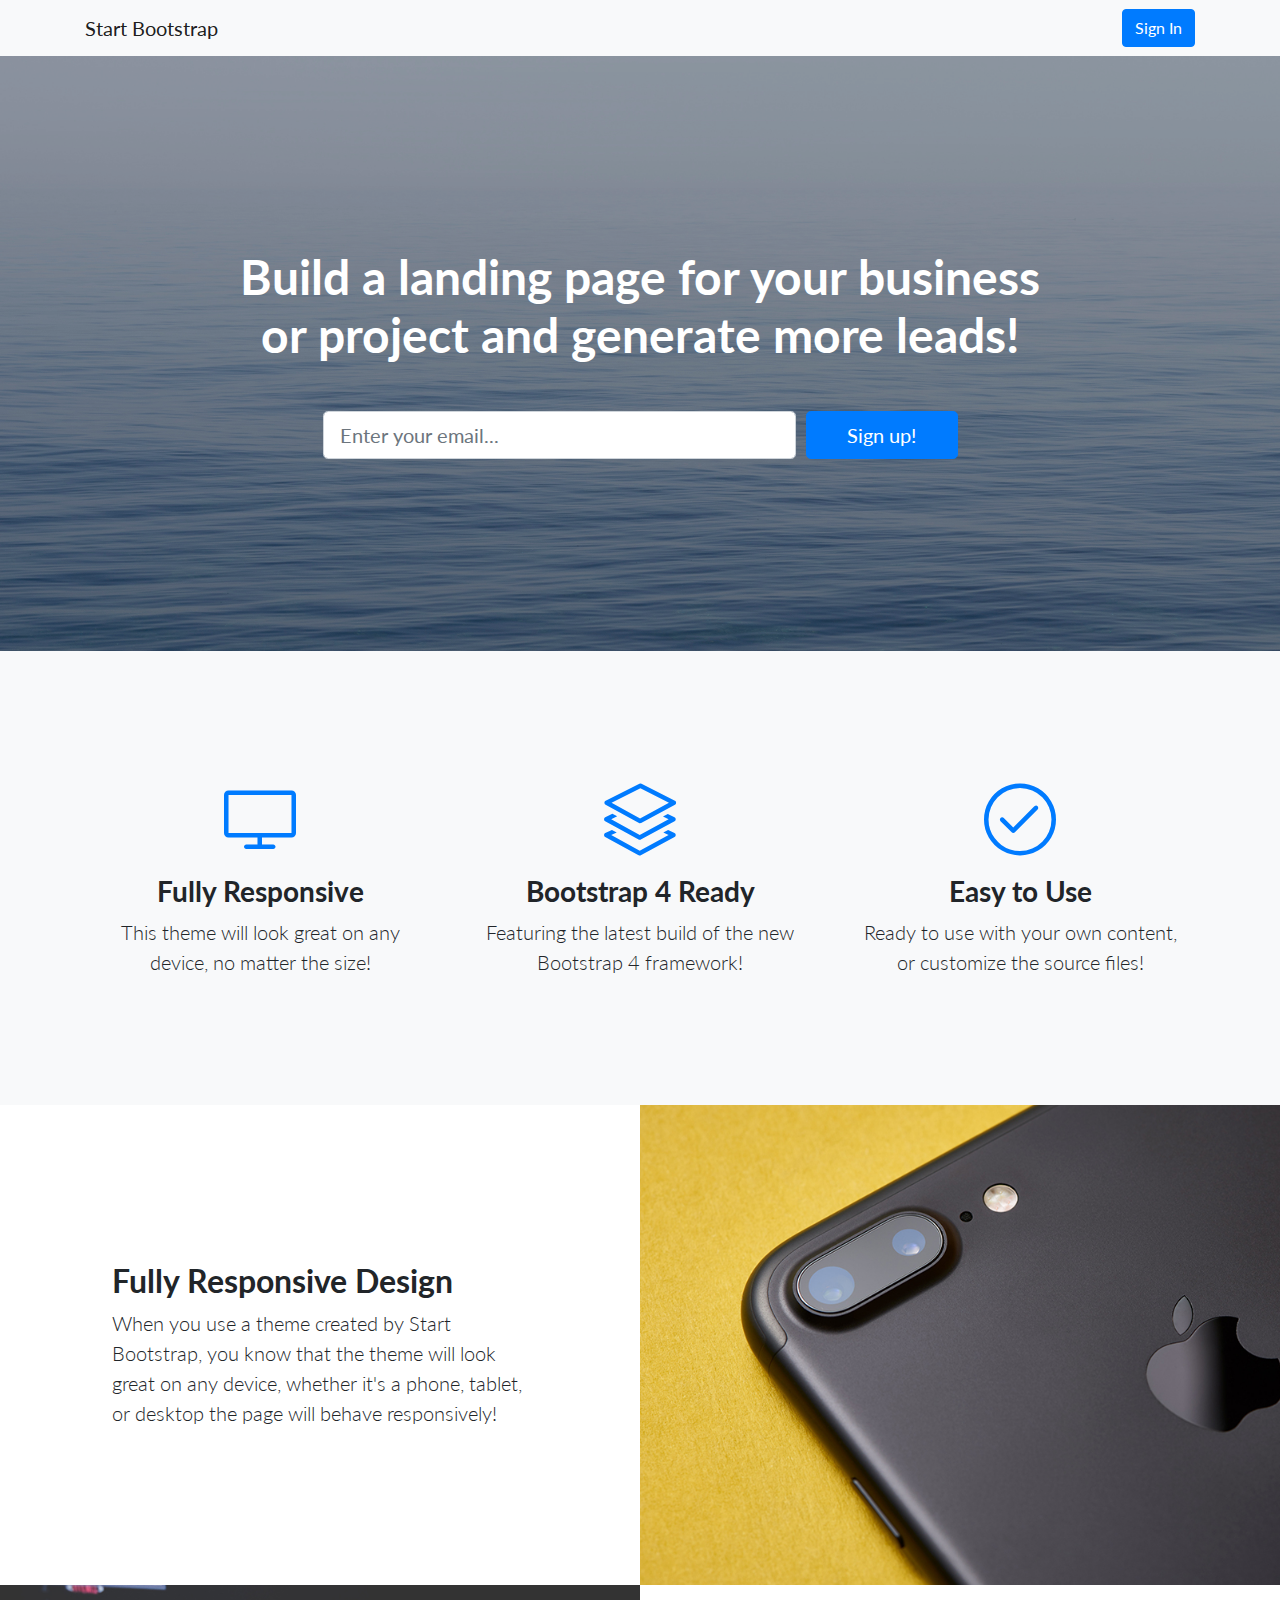
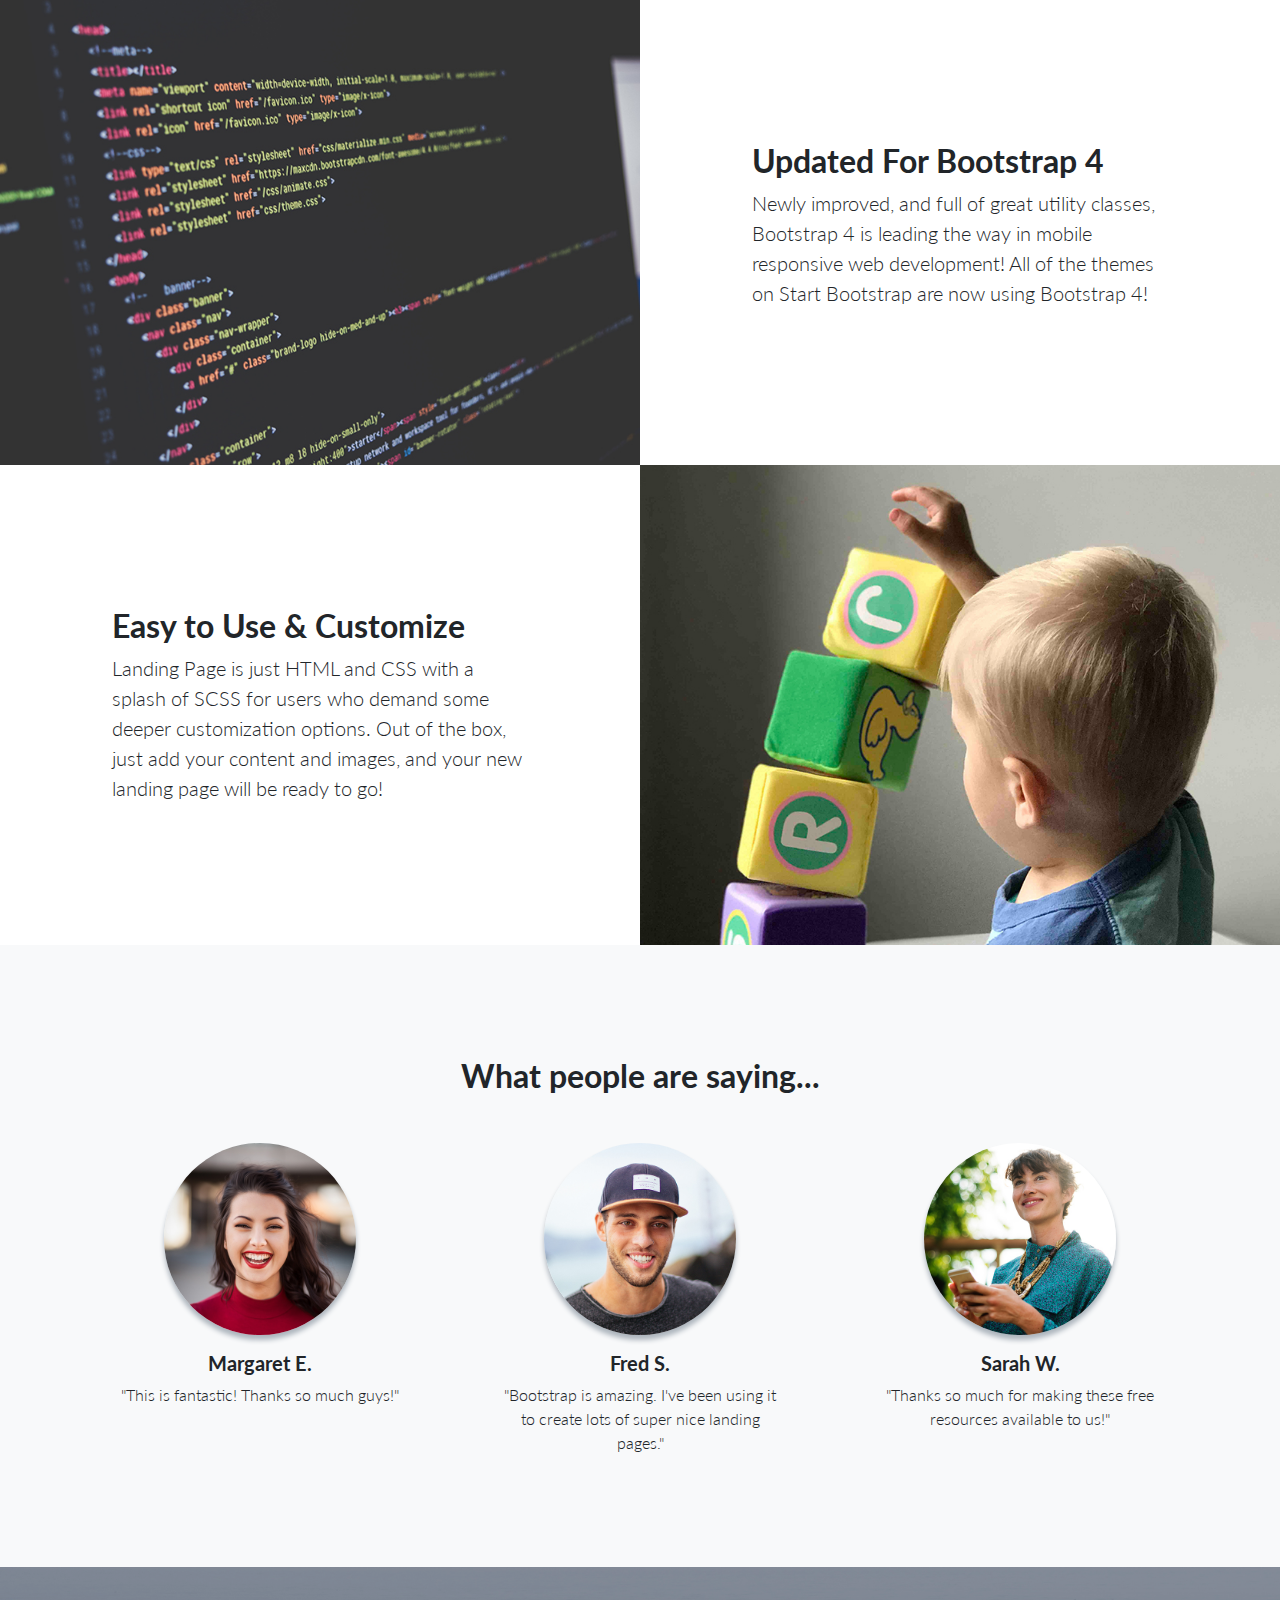
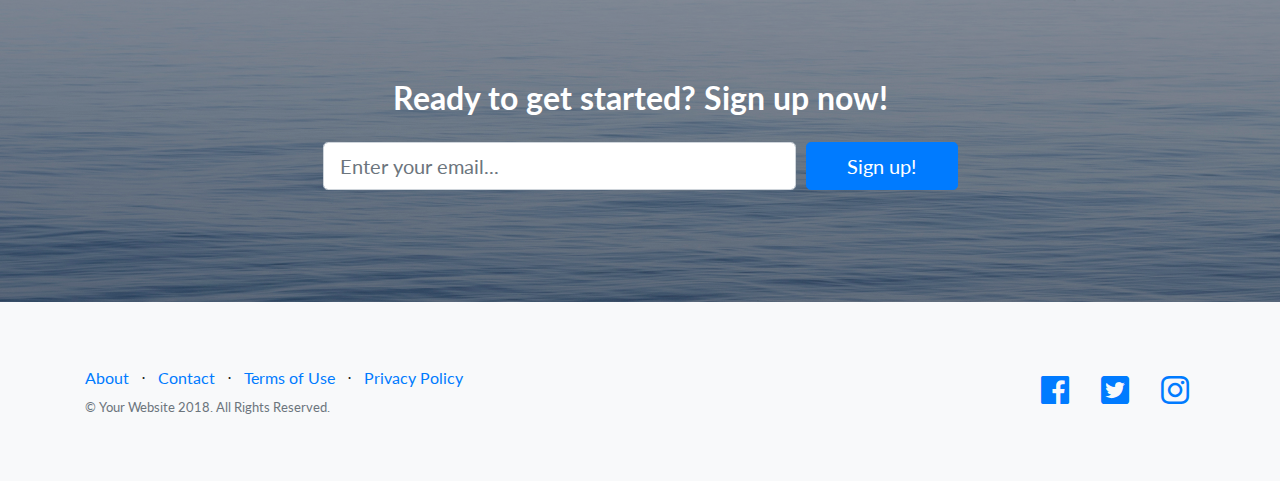
<file: StartPage/index.html>
<!DOCTYPE html>
<html lang="en">

  <head>

    <meta charset="utf-8">
    <meta name="viewport" content="width=device-width, initial-scale=1, shrink-to-fit=no">
    <meta name="description" content="">
    <meta name="author" content="">

    <title>Landing Page - Start Bootstrap Theme</title>

    <!-- Bootstrap core CSS -->
    <link href="vendor/bootstrap/css/bootstrap.min.css" rel="stylesheet">

    <!-- Custom fonts for this template -->
    <link href="vendor/fontawesome-free/css/all.min.css" rel="stylesheet">
    <link href="vendor/simple-line-icons/css/simple-line-icons.css" rel="stylesheet" type="text/css">
    <link href="https://fonts.googleapis.com/css?family=Lato:300,400,700,300italic,400italic,700italic" rel="stylesheet" type="text/css">

    <!-- Custom styles for this template -->
    <link href="css/landing-page.min.css" rel="stylesheet">

  </head>

  <body>

    <!-- Navigation -->
    <nav class="navbar navbar-light bg-light static-top">
      <div class="container">
        <a class="navbar-brand" href="#">Start Bootstrap</a>
        <a class="btn btn-primary" href="#">Sign In</a>
      </div>
    </nav>

    <!-- Masthead -->
    <header class="masthead text-white text-center">
      <div class="overlay"></div>
      <div class="container">
        <div class="row">
          <div class="col-xl-9 mx-auto">
            <h1 class="mb-5">Build a landing page for your business or project and generate more leads!</h1>
          </div>
          <div class="col-md-10 col-lg-8 col-xl-7 mx-auto">
            <form>
              <div class="form-row">
                <div class="col-12 col-md-9 mb-2 mb-md-0">
                  <input type="email" class="form-control form-control-lg" placeholder="Enter your email...">
                </div>
                <div class="col-12 col-md-3">
                  <button type="submit" class="btn btn-block btn-lg btn-primary">Sign up!</button>
                </div>
              </div>
            </form>
          </div>
        </div>
      </div>
    </header>

    <!-- Icons Grid -->
    <section class="features-icons bg-light text-center">
      <div class="container">
        <div class="row">
          <div class="col-lg-4">
            <div class="features-icons-item mx-auto mb-5 mb-lg-0 mb-lg-3">
              <div class="features-icons-icon d-flex">
                <i class="icon-screen-desktop m-auto text-primary"></i>
              </div>
              <h3>Fully Responsive</h3>
              <p class="lead mb-0">This theme will look great on any device, no matter the size!</p>
            </div>
          </div>
          <div class="col-lg-4">
            <div class="features-icons-item mx-auto mb-5 mb-lg-0 mb-lg-3">
              <div class="features-icons-icon d-flex">
                <i class="icon-layers m-auto text-primary"></i>
              </div>
              <h3>Bootstrap 4 Ready</h3>
              <p class="lead mb-0">Featuring the latest build of the new Bootstrap 4 framework!</p>
            </div>
          </div>
          <div class="col-lg-4">
            <div class="features-icons-item mx-auto mb-0 mb-lg-3">
              <div class="features-icons-icon d-flex">
                <i class="icon-check m-auto text-primary"></i>
              </div>
              <h3>Easy to Use</h3>
              <p class="lead mb-0">Ready to use with your own content, or customize the source files!</p>
            </div>
          </div>
        </div>
      </div>
    </section>

    <!-- Image Showcases -->
    <section class="showcase">
      <div class="container-fluid p-0">
        <div class="row no-gutters">

          <div class="col-lg-6 order-lg-2 text-white showcase-img" style="background-image: url('img/bg-showcase-1.jpg');"></div>
          <div class="col-lg-6 order-lg-1 my-auto showcase-text">
            <h2>Fully Responsive Design</h2>
            <p class="lead mb-0">When you use a theme created by Start Bootstrap, you know that the theme will look great on any device, whether it's a phone, tablet, or desktop the page will behave responsively!</p>
          </div>
        </div>
        <div class="row no-gutters">
          <div class="col-lg-6 text-white showcase-img" style="background-image: url('img/bg-showcase-2.jpg');"></div>
          <div class="col-lg-6 my-auto showcase-text">
            <h2>Updated For Bootstrap 4</h2>
            <p class="lead mb-0">Newly improved, and full of great utility classes, Bootstrap 4 is leading the way in mobile responsive web development! All of the themes on Start Bootstrap are now using Bootstrap 4!</p>
          </div>
        </div>
        <div class="row no-gutters">
          <div class="col-lg-6 order-lg-2 text-white showcase-img" style="background-image: url('img/bg-showcase-3.jpg');"></div>
          <div class="col-lg-6 order-lg-1 my-auto showcase-text">
            <h2>Easy to Use &amp; Customize</h2>
            <p class="lead mb-0">Landing Page is just HTML and CSS with a splash of SCSS for users who demand some deeper customization options. Out of the box, just add your content and images, and your new landing page will be ready to go!</p>
          </div>
        </div>
      </div>
    </section>

    <!-- Testimonials -->
    <section class="testimonials text-center bg-light">
      <div class="container">
        <h2 class="mb-5">What people are saying...</h2>
        <div class="row">
          <div class="col-lg-4">
            <div class="testimonial-item mx-auto mb-5 mb-lg-0">
              <img class="img-fluid rounded-circle mb-3" src="img/testimonials-1.jpg" alt="">
              <h5>Margaret E.</h5>
              <p class="font-weight-light mb-0">"This is fantastic! Thanks so much guys!"</p>
            </div>
          </div>
          <div class="col-lg-4">
            <div class="testimonial-item mx-auto mb-5 mb-lg-0">
              <img class="img-fluid rounded-circle mb-3" src="img/testimonials-2.jpg" alt="">
              <h5>Fred S.</h5>
              <p class="font-weight-light mb-0">"Bootstrap is amazing. I've been using it to create lots of super nice landing pages."</p>
            </div>
          </div>
          <div class="col-lg-4">
            <div class="testimonial-item mx-auto mb-5 mb-lg-0">
              <img class="img-fluid rounded-circle mb-3" src="img/testimonials-3.jpg" alt="">
              <h5>Sarah	W.</h5>
              <p class="font-weight-light mb-0">"Thanks so much for making these free resources available to us!"</p>
            </div>
          </div>
        </div>
      </div>
    </section>

    <!-- Call to Action -->
    <section class="call-to-action text-white text-center">
      <div class="overlay"></div>
      <div class="container">
        <div class="row">
          <div class="col-xl-9 mx-auto">
            <h2 class="mb-4">Ready to get started? Sign up now!</h2>
          </div>
          <div class="col-md-10 col-lg-8 col-xl-7 mx-auto">
            <form>
              <div class="form-row">
                <div class="col-12 col-md-9 mb-2 mb-md-0">
                  <input type="email" class="form-control form-control-lg" placeholder="Enter your email...">
                </div>
                <div class="col-12 col-md-3">
                  <button type="submit" class="btn btn-block btn-lg btn-primary">Sign up!</button>
                </div>
              </div>
            </form>
          </div>
        </div>
      </div>
    </section>

    <!-- Footer -->
    <footer class="footer bg-light">
      <div class="container">
        <div class="row">
          <div class="col-lg-6 h-100 text-center text-lg-left my-auto">
            <ul class="list-inline mb-2">
              <li class="list-inline-item">
                <a href="#">About</a>
              </li>
              <li class="list-inline-item">&sdot;</li>
              <li class="list-inline-item">
                <a href="#">Contact</a>
              </li>
              <li class="list-inline-item">&sdot;</li>
              <li class="list-inline-item">
                <a href="#">Terms of Use</a>
              </li>
              <li class="list-inline-item">&sdot;</li>
              <li class="list-inline-item">
                <a href="#">Privacy Policy</a>
              </li>
            </ul>
            <p class="text-muted small mb-4 mb-lg-0">&copy; Your Website 2018. All Rights Reserved.</p>
          </div>
          <div class="col-lg-6 h-100 text-center text-lg-right my-auto">
            <ul class="list-inline mb-0">
              <li class="list-inline-item mr-3">
                <a href="#">
                  <i class="fab fa-facebook fa-2x fa-fw"></i>
                </a>
              </li>
              <li class="list-inline-item mr-3">
                <a href="#">
                  <i class="fab fa-twitter-square fa-2x fa-fw"></i>
                </a>
              </li>
              <li class="list-inline-item">
                <a href="#">
                  <i class="fab fa-instagram fa-2x fa-fw"></i>
                </a>
              </li>
            </ul>
          </div>
        </div>
      </div>
    </footer>

    <!-- Bootstrap core JavaScript -->
    <script src="vendor/jquery/jquery.min.js"></script>
    <script src="vendor/bootstrap/js/bootstrap.bundle.min.js"></script>

  </body>

</html>
</file>
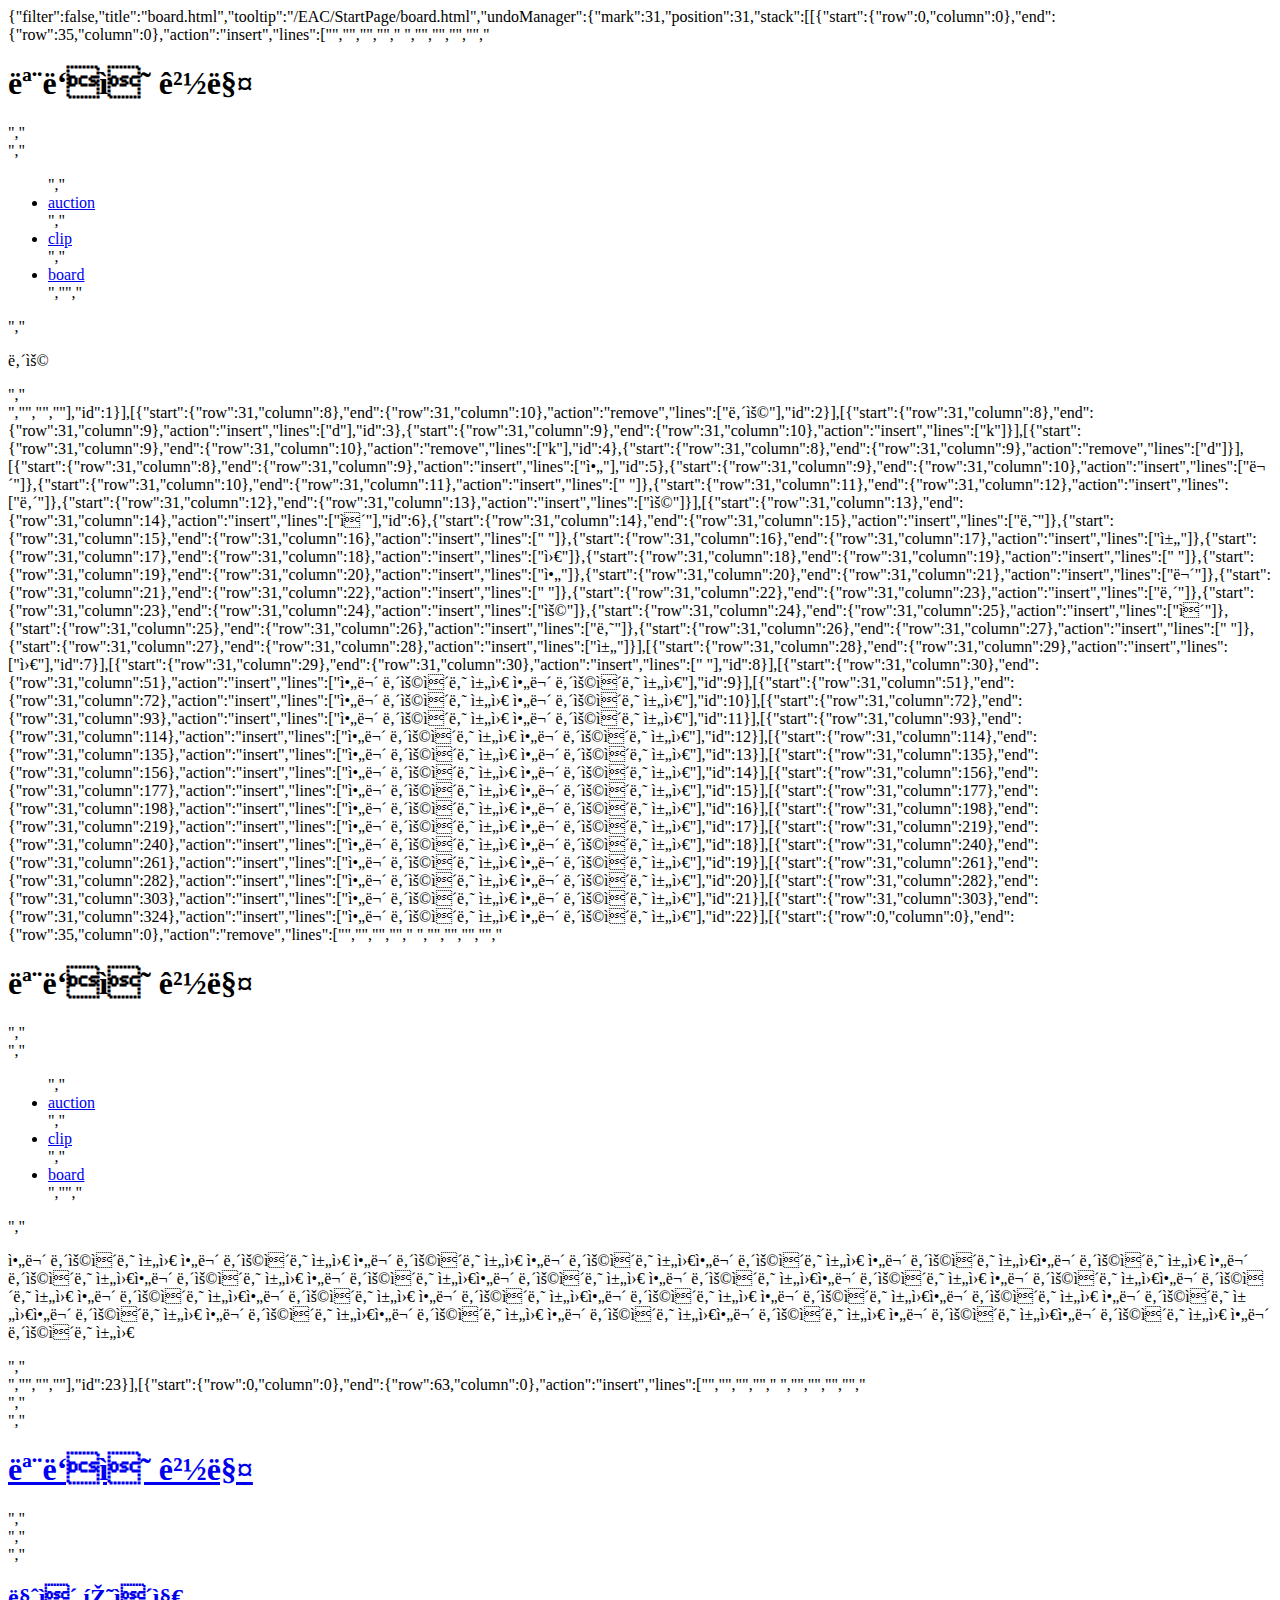
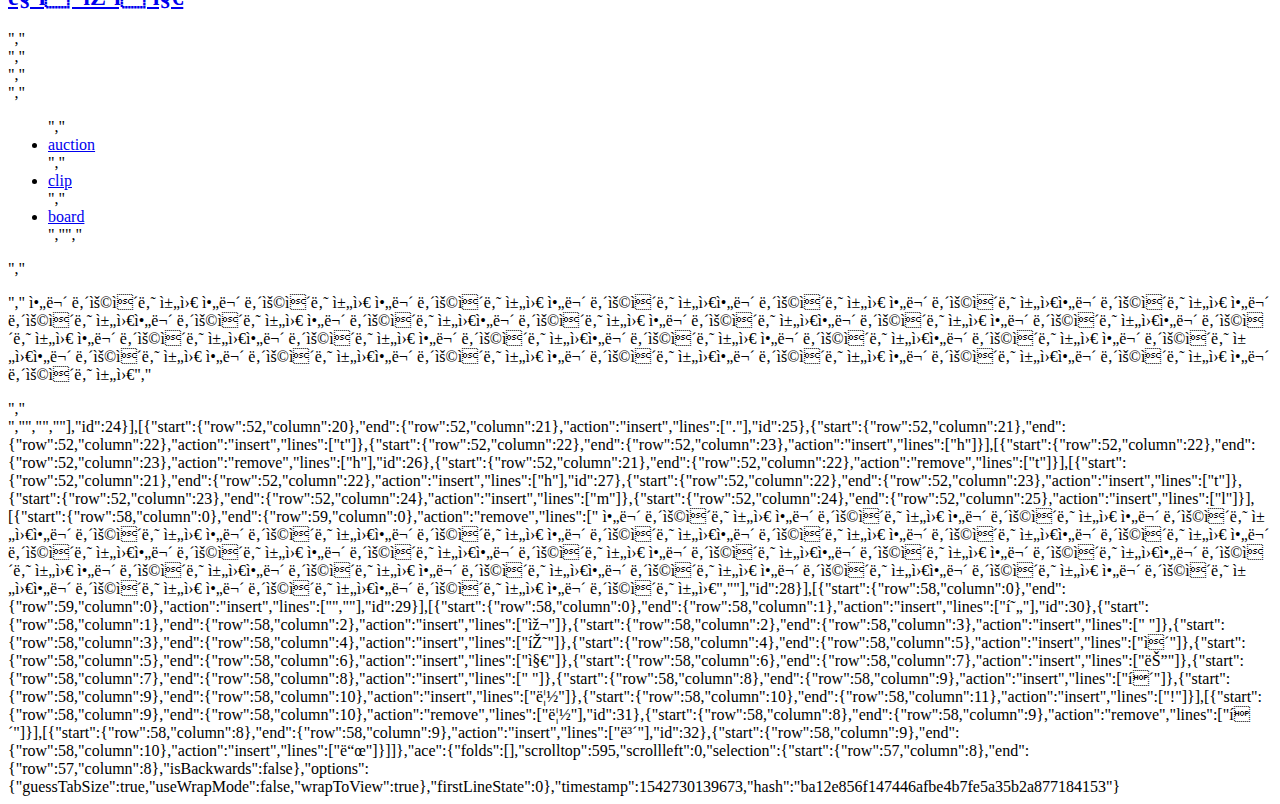
<file: .c9/metadata/environment/EAC/StartPage/board.html>
{"filter":false,"title":"board.html","tooltip":"/EAC/StartPage/board.html","undoManager":{"mark":31,"position":31,"stack":[[{"start":{"row":0,"column":0},"end":{"row":35,"column":0},"action":"insert","lines":["<!DOCTYPE html>","<html>","<head>","<meta charset=\"utf-8\">","  <title>everybody's auction</title>","</head>","<style>","h1{","\tcolor:orange;","\tpadding:10px;","}","div{","\tborder:1px solid gray","","}","#overall{","\tborder:5px solid pink;","        display:grid;","        grid-template-columns: 150px 1fr;","}","</style>","<body>","<meta charset=\"utf-8\">","<h1>모두의 경매</h1>","<div id=\"overall\">","<div><ul>","<li><a href=\"#\"><span>auction</span></a></li>","<li><a href=\"#\"><span>clip</span></a></li>","<li><a href=\"#\"><span>board</span></a></li>","","</ul></div>","<div><p>내용</p></div>","</div>","</body>","</html>",""],"id":1}],[{"start":{"row":31,"column":8},"end":{"row":31,"column":10},"action":"remove","lines":["내용"],"id":2}],[{"start":{"row":31,"column":8},"end":{"row":31,"column":9},"action":"insert","lines":["d"],"id":3},{"start":{"row":31,"column":9},"end":{"row":31,"column":10},"action":"insert","lines":["k"]}],[{"start":{"row":31,"column":9},"end":{"row":31,"column":10},"action":"remove","lines":["k"],"id":4},{"start":{"row":31,"column":8},"end":{"row":31,"column":9},"action":"remove","lines":["d"]}],[{"start":{"row":31,"column":8},"end":{"row":31,"column":9},"action":"insert","lines":["아"],"id":5},{"start":{"row":31,"column":9},"end":{"row":31,"column":10},"action":"insert","lines":["무"]},{"start":{"row":31,"column":10},"end":{"row":31,"column":11},"action":"insert","lines":[" "]},{"start":{"row":31,"column":11},"end":{"row":31,"column":12},"action":"insert","lines":["내"]},{"start":{"row":31,"column":12},"end":{"row":31,"column":13},"action":"insert","lines":["용"]}],[{"start":{"row":31,"column":13},"end":{"row":31,"column":14},"action":"insert","lines":["이"],"id":6},{"start":{"row":31,"column":14},"end":{"row":31,"column":15},"action":"insert","lines":["나"]},{"start":{"row":31,"column":15},"end":{"row":31,"column":16},"action":"insert","lines":[" "]},{"start":{"row":31,"column":16},"end":{"row":31,"column":17},"action":"insert","lines":["채"]},{"start":{"row":31,"column":17},"end":{"row":31,"column":18},"action":"insert","lines":["움"]},{"start":{"row":31,"column":18},"end":{"row":31,"column":19},"action":"insert","lines":[" "]},{"start":{"row":31,"column":19},"end":{"row":31,"column":20},"action":"insert","lines":["아"]},{"start":{"row":31,"column":20},"end":{"row":31,"column":21},"action":"insert","lines":["무"]},{"start":{"row":31,"column":21},"end":{"row":31,"column":22},"action":"insert","lines":[" "]},{"start":{"row":31,"column":22},"end":{"row":31,"column":23},"action":"insert","lines":["내"]},{"start":{"row":31,"column":23},"end":{"row":31,"column":24},"action":"insert","lines":["용"]},{"start":{"row":31,"column":24},"end":{"row":31,"column":25},"action":"insert","lines":["이"]},{"start":{"row":31,"column":25},"end":{"row":31,"column":26},"action":"insert","lines":["나"]},{"start":{"row":31,"column":26},"end":{"row":31,"column":27},"action":"insert","lines":[" "]},{"start":{"row":31,"column":27},"end":{"row":31,"column":28},"action":"insert","lines":["채"]}],[{"start":{"row":31,"column":28},"end":{"row":31,"column":29},"action":"insert","lines":["움"],"id":7}],[{"start":{"row":31,"column":29},"end":{"row":31,"column":30},"action":"insert","lines":[" "],"id":8}],[{"start":{"row":31,"column":30},"end":{"row":31,"column":51},"action":"insert","lines":["아무 내용이나 채움 아무 내용이나 채움"],"id":9}],[{"start":{"row":31,"column":51},"end":{"row":31,"column":72},"action":"insert","lines":["아무 내용이나 채움 아무 내용이나 채움"],"id":10}],[{"start":{"row":31,"column":72},"end":{"row":31,"column":93},"action":"insert","lines":["아무 내용이나 채움 아무 내용이나 채움"],"id":11}],[{"start":{"row":31,"column":93},"end":{"row":31,"column":114},"action":"insert","lines":["아무 내용이나 채움 아무 내용이나 채움"],"id":12}],[{"start":{"row":31,"column":114},"end":{"row":31,"column":135},"action":"insert","lines":["아무 내용이나 채움 아무 내용이나 채움"],"id":13}],[{"start":{"row":31,"column":135},"end":{"row":31,"column":156},"action":"insert","lines":["아무 내용이나 채움 아무 내용이나 채움"],"id":14}],[{"start":{"row":31,"column":156},"end":{"row":31,"column":177},"action":"insert","lines":["아무 내용이나 채움 아무 내용이나 채움"],"id":15}],[{"start":{"row":31,"column":177},"end":{"row":31,"column":198},"action":"insert","lines":["아무 내용이나 채움 아무 내용이나 채움"],"id":16}],[{"start":{"row":31,"column":198},"end":{"row":31,"column":219},"action":"insert","lines":["아무 내용이나 채움 아무 내용이나 채움"],"id":17}],[{"start":{"row":31,"column":219},"end":{"row":31,"column":240},"action":"insert","lines":["아무 내용이나 채움 아무 내용이나 채움"],"id":18}],[{"start":{"row":31,"column":240},"end":{"row":31,"column":261},"action":"insert","lines":["아무 내용이나 채움 아무 내용이나 채움"],"id":19}],[{"start":{"row":31,"column":261},"end":{"row":31,"column":282},"action":"insert","lines":["아무 내용이나 채움 아무 내용이나 채움"],"id":20}],[{"start":{"row":31,"column":282},"end":{"row":31,"column":303},"action":"insert","lines":["아무 내용이나 채움 아무 내용이나 채움"],"id":21}],[{"start":{"row":31,"column":303},"end":{"row":31,"column":324},"action":"insert","lines":["아무 내용이나 채움 아무 내용이나 채움"],"id":22}],[{"start":{"row":0,"column":0},"end":{"row":35,"column":0},"action":"remove","lines":["<!DOCTYPE html>","<html>","<head>","<meta charset=\"utf-8\">","  <title>everybody's auction</title>","</head>","<style>","h1{","\tcolor:orange;","\tpadding:10px;","}","div{","\tborder:1px solid gray","","}","#overall{","\tborder:5px solid pink;","        display:grid;","        grid-template-columns: 150px 1fr;","}","</style>","<body>","<meta charset=\"utf-8\">","<h1>모두의 경매</h1>","<div id=\"overall\">","<div><ul>","<li><a href=\"#\"><span>auction</span></a></li>","<li><a href=\"#\"><span>clip</span></a></li>","<li><a href=\"#\"><span>board</span></a></li>","","</ul></div>","<div><p>아무 내용이나 채움 아무 내용이나 채움 아무 내용이나 채움 아무 내용이나 채움아무 내용이나 채움 아무 내용이나 채움아무 내용이나 채움 아무 내용이나 채움아무 내용이나 채움 아무 내용이나 채움아무 내용이나 채움 아무 내용이나 채움아무 내용이나 채움 아무 내용이나 채움아무 내용이나 채움 아무 내용이나 채움아무 내용이나 채움 아무 내용이나 채움아무 내용이나 채움 아무 내용이나 채움아무 내용이나 채움 아무 내용이나 채움아무 내용이나 채움 아무 내용이나 채움아무 내용이나 채움 아무 내용이나 채움아무 내용이나 채움 아무 내용이나 채움아무 내용이나 채움 아무 내용이나 채움</p></div>","</div>","</body>","</html>",""],"id":23}],[{"start":{"row":0,"column":0},"end":{"row":63,"column":0},"action":"insert","lines":["<!DOCTYPE html>","<html>","<head>","<meta charset=\"utf-8\">","  <title>everybody's auction</title>","</head>","<style>","a{text-decoration:none;","    color:black;","}","#everyauc{","\tcolor:orange;","    padding:10px;","\tfont-size: 20px;","}","#mypage{","    padding:10px;","    font-size: 15px;","    text-align: right;","}","","ul {","  list-style-type: none;","}","#top{","","    \tdisplay:grid;","        grid-template-columns: 150px 1fr;","        grid-template-rows: 80px;","}","#overall{","\tborder:5px solid orange;","        display:grid;","        grid-template-columns: 150px 1fr;","        ","}","#list{","    background-color:orange;","}","</style>","<body>","<meta charset=\"utf-8\">","<div id=\"top\">","    <div>","<h1><a href=\"#\"><span id=\"everyauc\">모두의 경매</span></a></h1>","    </div>","    <div style=\"text-align:right\">","<h2><a href=\"#\"><span id=\"mypage\">마이 페이지</span></a></h2>","</div>","</div>","<div id=\"overall\">","<div id=\"list\"><ul>","<li><a href=\"auction\"><span>auction</span></a></li>","<li><a href=\"clip.html\"><span>clip</span></a></li>","<li><a href=\"board.html\"><span>board</span></a></li>","","</ul></div>","<div><p>","    아무 내용이나 채움 아무 내용이나 채움 아무 내용이나 채움 아무 내용이나 채움아무 내용이나 채움 아무 내용이나 채움아무 내용이나 채움 아무 내용이나 채움아무 내용이나 채움 아무 내용이나 채움아무 내용이나 채움 아무 내용이나 채움아무 내용이나 채움 아무 내용이나 채움아무 내용이나 채움 아무 내용이나 채움아무 내용이나 채움 아무 내용이나 채움아무 내용이나 채움 아무 내용이나 채움아무 내용이나 채움 아무 내용이나 채움아무 내용이나 채움 아무 내용이나 채움아무 내용이나 채움 아무 내용이나 채움아무 내용이나 채움 아무 내용이나 채움아무 내용이나 채움 아무 내용이나 채움","</p></div>","</div>","</body>","</html>",""],"id":24}],[{"start":{"row":52,"column":20},"end":{"row":52,"column":21},"action":"insert","lines":["."],"id":25},{"start":{"row":52,"column":21},"end":{"row":52,"column":22},"action":"insert","lines":["t"]},{"start":{"row":52,"column":22},"end":{"row":52,"column":23},"action":"insert","lines":["h"]}],[{"start":{"row":52,"column":22},"end":{"row":52,"column":23},"action":"remove","lines":["h"],"id":26},{"start":{"row":52,"column":21},"end":{"row":52,"column":22},"action":"remove","lines":["t"]}],[{"start":{"row":52,"column":21},"end":{"row":52,"column":22},"action":"insert","lines":["h"],"id":27},{"start":{"row":52,"column":22},"end":{"row":52,"column":23},"action":"insert","lines":["t"]},{"start":{"row":52,"column":23},"end":{"row":52,"column":24},"action":"insert","lines":["m"]},{"start":{"row":52,"column":24},"end":{"row":52,"column":25},"action":"insert","lines":["l"]}],[{"start":{"row":58,"column":0},"end":{"row":59,"column":0},"action":"remove","lines":["    아무 내용이나 채움 아무 내용이나 채움 아무 내용이나 채움 아무 내용이나 채움아무 내용이나 채움 아무 내용이나 채움아무 내용이나 채움 아무 내용이나 채움아무 내용이나 채움 아무 내용이나 채움아무 내용이나 채움 아무 내용이나 채움아무 내용이나 채움 아무 내용이나 채움아무 내용이나 채움 아무 내용이나 채움아무 내용이나 채움 아무 내용이나 채움아무 내용이나 채움 아무 내용이나 채움아무 내용이나 채움 아무 내용이나 채움아무 내용이나 채움 아무 내용이나 채움아무 내용이나 채움 아무 내용이나 채움아무 내용이나 채움 아무 내용이나 채움아무 내용이나 채움 아무 내용이나 채움",""],"id":28}],[{"start":{"row":58,"column":0},"end":{"row":59,"column":0},"action":"insert","lines":["",""],"id":29}],[{"start":{"row":58,"column":0},"end":{"row":58,"column":1},"action":"insert","lines":["현"],"id":30},{"start":{"row":58,"column":1},"end":{"row":58,"column":2},"action":"insert","lines":["재"]},{"start":{"row":58,"column":2},"end":{"row":58,"column":3},"action":"insert","lines":[" "]},{"start":{"row":58,"column":3},"end":{"row":58,"column":4},"action":"insert","lines":["페"]},{"start":{"row":58,"column":4},"end":{"row":58,"column":5},"action":"insert","lines":["이"]},{"start":{"row":58,"column":5},"end":{"row":58,"column":6},"action":"insert","lines":["지"]},{"start":{"row":58,"column":6},"end":{"row":58,"column":7},"action":"insert","lines":["는"]},{"start":{"row":58,"column":7},"end":{"row":58,"column":8},"action":"insert","lines":[" "]},{"start":{"row":58,"column":8},"end":{"row":58,"column":9},"action":"insert","lines":["클"]},{"start":{"row":58,"column":9},"end":{"row":58,"column":10},"action":"insert","lines":["립"]},{"start":{"row":58,"column":10},"end":{"row":58,"column":11},"action":"insert","lines":["!"]}],[{"start":{"row":58,"column":9},"end":{"row":58,"column":10},"action":"remove","lines":["립"],"id":31},{"start":{"row":58,"column":8},"end":{"row":58,"column":9},"action":"remove","lines":["클"]}],[{"start":{"row":58,"column":8},"end":{"row":58,"column":9},"action":"insert","lines":["보"],"id":32},{"start":{"row":58,"column":9},"end":{"row":58,"column":10},"action":"insert","lines":["드"]}]]},"ace":{"folds":[],"scrolltop":595,"scrollleft":0,"selection":{"start":{"row":57,"column":8},"end":{"row":57,"column":8},"isBackwards":false},"options":{"guessTabSize":true,"useWrapMode":false,"wrapToView":true},"firstLineState":0},"timestamp":1542730139673,"hash":"ba12e856f147446afbe4b7fe5a35b2a877184153"}
</file>
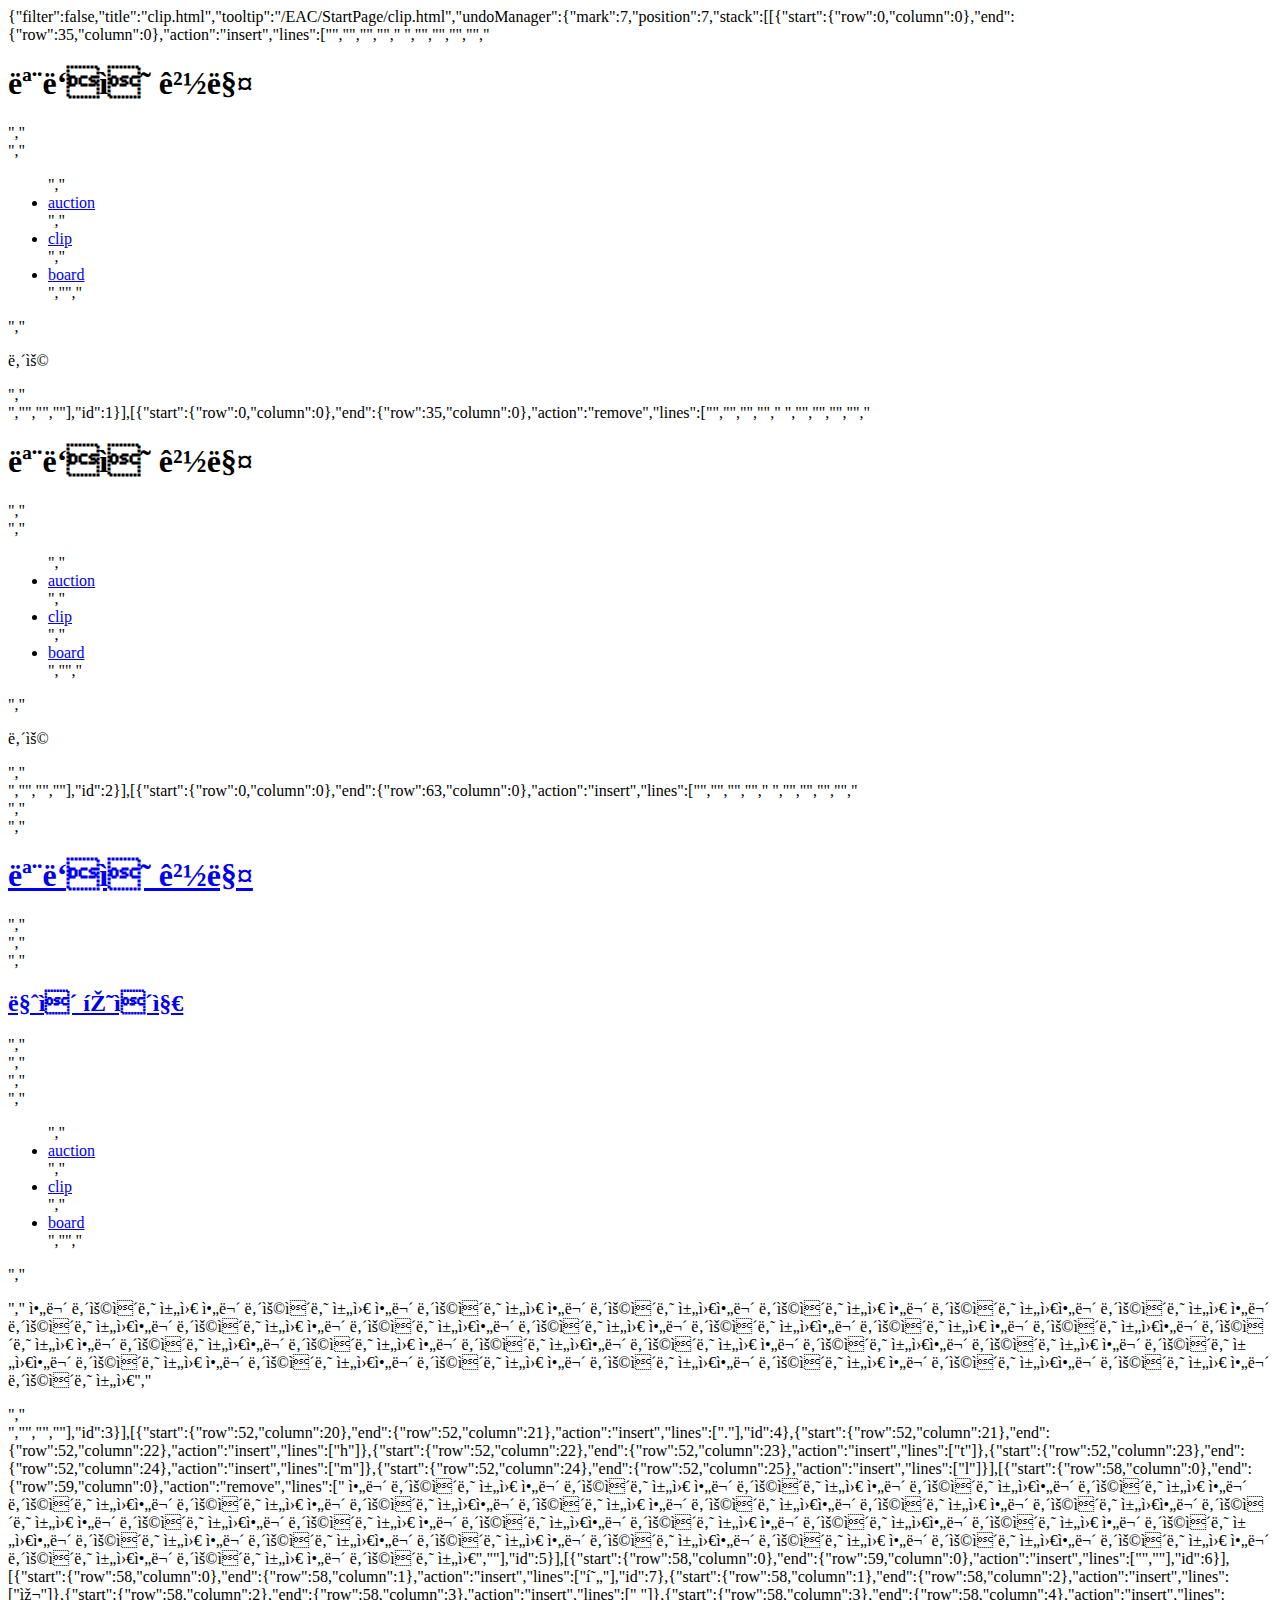
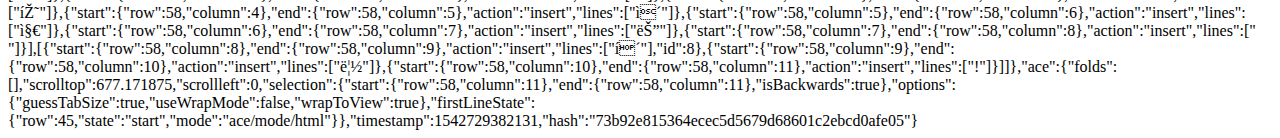
<file: .c9/metadata/environment/EAC/StartPage/clip.html>
{"filter":false,"title":"clip.html","tooltip":"/EAC/StartPage/clip.html","undoManager":{"mark":7,"position":7,"stack":[[{"start":{"row":0,"column":0},"end":{"row":35,"column":0},"action":"insert","lines":["<!DOCTYPE html>","<html>","<head>","<meta charset=\"utf-8\">","  <title>everybody's auction</title>","</head>","<style>","h1{","\tcolor:orange;","\tpadding:10px;","}","div{","\tborder:1px solid gray","","}","#overall{","\tborder:5px solid pink;","        display:grid;","        grid-template-columns: 150px 1fr;","}","</style>","<body>","<meta charset=\"utf-8\">","<h1>모두의 경매</h1>","<div id=\"overall\">","<div><ul>","<li><a href=\"#\"><span>auction</span></a></li>","<li><a href=\"#\"><span>clip</span></a></li>","<li><a href=\"#\"><span>board</span></a></li>","","</ul></div>","<div><p>내용</p></div>","</div>","</body>","</html>",""],"id":1}],[{"start":{"row":0,"column":0},"end":{"row":35,"column":0},"action":"remove","lines":["<!DOCTYPE html>","<html>","<head>","<meta charset=\"utf-8\">","  <title>everybody's auction</title>","</head>","<style>","h1{","\tcolor:orange;","\tpadding:10px;","}","div{","\tborder:1px solid gray","","}","#overall{","\tborder:5px solid pink;","        display:grid;","        grid-template-columns: 150px 1fr;","}","</style>","<body>","<meta charset=\"utf-8\">","<h1>모두의 경매</h1>","<div id=\"overall\">","<div><ul>","<li><a href=\"#\"><span>auction</span></a></li>","<li><a href=\"#\"><span>clip</span></a></li>","<li><a href=\"#\"><span>board</span></a></li>","","</ul></div>","<div><p>내용</p></div>","</div>","</body>","</html>",""],"id":2}],[{"start":{"row":0,"column":0},"end":{"row":63,"column":0},"action":"insert","lines":["<!DOCTYPE html>","<html>","<head>","<meta charset=\"utf-8\">","  <title>everybody's auction</title>","</head>","<style>","a{text-decoration:none;","    color:black;","}","#everyauc{","\tcolor:orange;","    padding:10px;","\tfont-size: 20px;","}","#mypage{","    padding:10px;","    font-size: 15px;","    text-align: right;","}","","ul {","  list-style-type: none;","}","#top{","","    \tdisplay:grid;","        grid-template-columns: 150px 1fr;","        grid-template-rows: 80px;","}","#overall{","\tborder:5px solid orange;","        display:grid;","        grid-template-columns: 150px 1fr;","        ","}","#list{","    background-color:orange;","}","</style>","<body>","<meta charset=\"utf-8\">","<div id=\"top\">","    <div>","<h1><a href=\"#\"><span id=\"everyauc\">모두의 경매</span></a></h1>","    </div>","    <div style=\"text-align:right\">","<h2><a href=\"#\"><span id=\"mypage\">마이 페이지</span></a></h2>","</div>","</div>","<div id=\"overall\">","<div id=\"list\"><ul>","<li><a href=\"auction\"><span>auction</span></a></li>","<li><a href=\"clip.html\"><span>clip</span></a></li>","<li><a href=\"board.html\"><span>board</span></a></li>","","</ul></div>","<div><p>","    아무 내용이나 채움 아무 내용이나 채움 아무 내용이나 채움 아무 내용이나 채움아무 내용이나 채움 아무 내용이나 채움아무 내용이나 채움 아무 내용이나 채움아무 내용이나 채움 아무 내용이나 채움아무 내용이나 채움 아무 내용이나 채움아무 내용이나 채움 아무 내용이나 채움아무 내용이나 채움 아무 내용이나 채움아무 내용이나 채움 아무 내용이나 채움아무 내용이나 채움 아무 내용이나 채움아무 내용이나 채움 아무 내용이나 채움아무 내용이나 채움 아무 내용이나 채움아무 내용이나 채움 아무 내용이나 채움아무 내용이나 채움 아무 내용이나 채움아무 내용이나 채움 아무 내용이나 채움","</p></div>","</div>","</body>","</html>",""],"id":3}],[{"start":{"row":52,"column":20},"end":{"row":52,"column":21},"action":"insert","lines":["."],"id":4},{"start":{"row":52,"column":21},"end":{"row":52,"column":22},"action":"insert","lines":["h"]},{"start":{"row":52,"column":22},"end":{"row":52,"column":23},"action":"insert","lines":["t"]},{"start":{"row":52,"column":23},"end":{"row":52,"column":24},"action":"insert","lines":["m"]},{"start":{"row":52,"column":24},"end":{"row":52,"column":25},"action":"insert","lines":["l"]}],[{"start":{"row":58,"column":0},"end":{"row":59,"column":0},"action":"remove","lines":["    아무 내용이나 채움 아무 내용이나 채움 아무 내용이나 채움 아무 내용이나 채움아무 내용이나 채움 아무 내용이나 채움아무 내용이나 채움 아무 내용이나 채움아무 내용이나 채움 아무 내용이나 채움아무 내용이나 채움 아무 내용이나 채움아무 내용이나 채움 아무 내용이나 채움아무 내용이나 채움 아무 내용이나 채움아무 내용이나 채움 아무 내용이나 채움아무 내용이나 채움 아무 내용이나 채움아무 내용이나 채움 아무 내용이나 채움아무 내용이나 채움 아무 내용이나 채움아무 내용이나 채움 아무 내용이나 채움아무 내용이나 채움 아무 내용이나 채움아무 내용이나 채움 아무 내용이나 채움",""],"id":5}],[{"start":{"row":58,"column":0},"end":{"row":59,"column":0},"action":"insert","lines":["",""],"id":6}],[{"start":{"row":58,"column":0},"end":{"row":58,"column":1},"action":"insert","lines":["현"],"id":7},{"start":{"row":58,"column":1},"end":{"row":58,"column":2},"action":"insert","lines":["재"]},{"start":{"row":58,"column":2},"end":{"row":58,"column":3},"action":"insert","lines":[" "]},{"start":{"row":58,"column":3},"end":{"row":58,"column":4},"action":"insert","lines":["페"]},{"start":{"row":58,"column":4},"end":{"row":58,"column":5},"action":"insert","lines":["이"]},{"start":{"row":58,"column":5},"end":{"row":58,"column":6},"action":"insert","lines":["지"]},{"start":{"row":58,"column":6},"end":{"row":58,"column":7},"action":"insert","lines":["는"]},{"start":{"row":58,"column":7},"end":{"row":58,"column":8},"action":"insert","lines":[" "]}],[{"start":{"row":58,"column":8},"end":{"row":58,"column":9},"action":"insert","lines":["클"],"id":8},{"start":{"row":58,"column":9},"end":{"row":58,"column":10},"action":"insert","lines":["립"]},{"start":{"row":58,"column":10},"end":{"row":58,"column":11},"action":"insert","lines":["!"]}]]},"ace":{"folds":[],"scrolltop":677.171875,"scrollleft":0,"selection":{"start":{"row":58,"column":11},"end":{"row":58,"column":11},"isBackwards":true},"options":{"guessTabSize":true,"useWrapMode":false,"wrapToView":true},"firstLineState":{"row":45,"state":"start","mode":"ace/mode/html"}},"timestamp":1542729382131,"hash":"73b92e815364ecec5d5679d68601c2ebcd0afe05"}
</file>
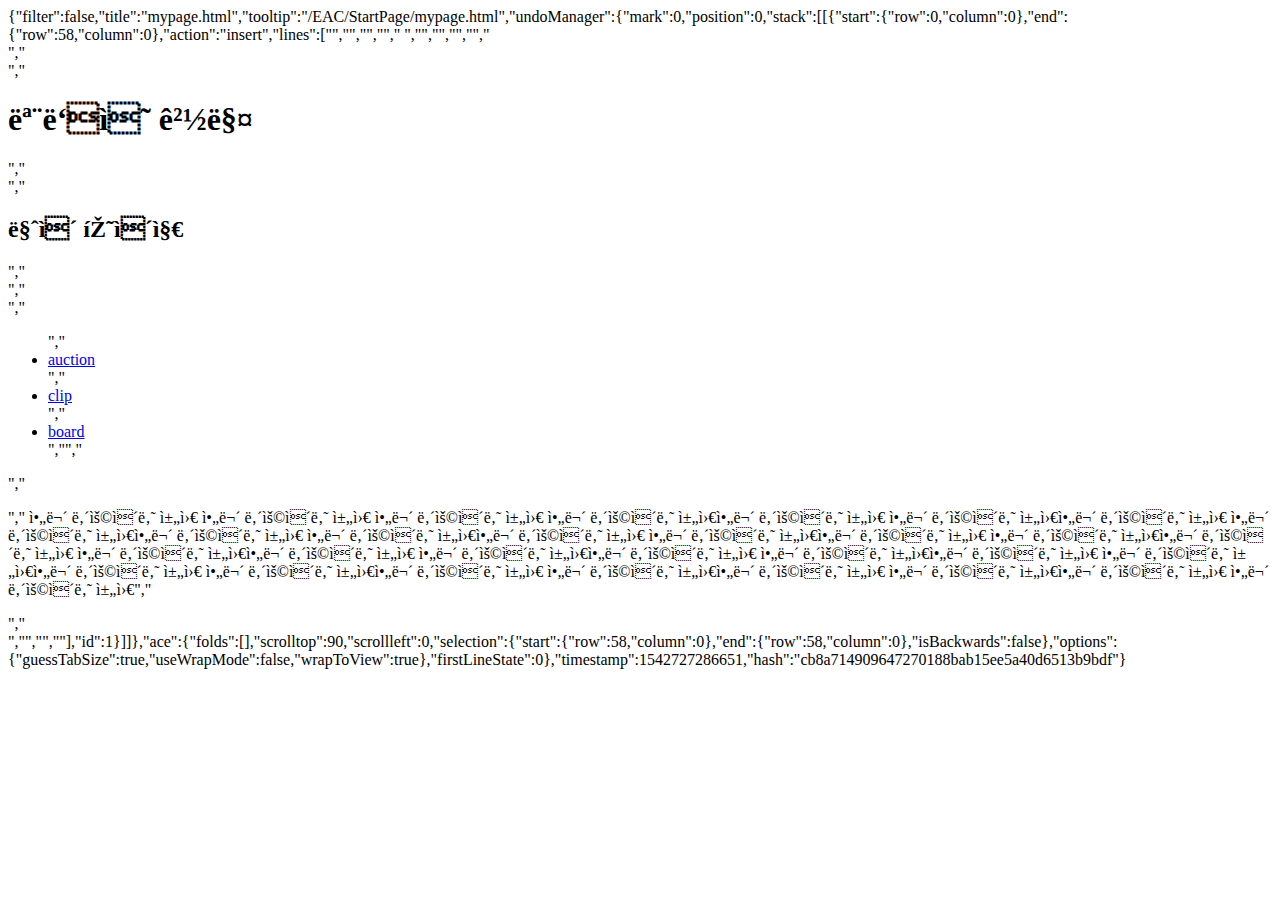
<file: .c9/metadata/environment/EAC/StartPage/mypage.html>
{"filter":false,"title":"mypage.html","tooltip":"/EAC/StartPage/mypage.html","undoManager":{"mark":0,"position":0,"stack":[[{"start":{"row":0,"column":0},"end":{"row":58,"column":0},"action":"insert","lines":["<!DOCTYPE html>","<html>","<head>","<meta charset=\"utf-8\">","  <title>everybody's auction</title>","</head>","<style>","a{text-decoration:none;","    color:black;","}","h1{","\tcolor:orange;","\tpadding:10px;","\tfont-size: 20px;","}","h2{","    padding:10px;","    font-size: 20px;","    text-align: right; ","}","","ul {","  list-style-type: none;","}","#top{","    \tborder:5px solid orange;","    \tdisplay:grid;","        grid-template-columns: 150px 1fr;","        grid-template-rows: 80px;","}","#overall{","\tborder:5px solid orange;","        display:grid;","        grid-template-columns: 150px 1fr;","        background-color:orange;","}","</style>","<body>","<meta charset=\"utf-8\">","<div id=\"top\">","    <div>","<h1>모두의 경매</h1>","    </div>","<h2>마이 페이지</h2>","</div>","<div id=\"overall\">","<div><ul>","<li><a href=\"#\"><span>auction</span></a></li>","<li><a href=\"#\"><span>clip</span></a></li>","<li><a href=\"#\"><span>board</span></a></li>","","</ul></div>","<div><p>","    아무 내용이나 채움 아무 내용이나 채움 아무 내용이나 채움 아무 내용이나 채움아무 내용이나 채움 아무 내용이나 채움아무 내용이나 채움 아무 내용이나 채움아무 내용이나 채움 아무 내용이나 채움아무 내용이나 채움 아무 내용이나 채움아무 내용이나 채움 아무 내용이나 채움아무 내용이나 채움 아무 내용이나 채움아무 내용이나 채움 아무 내용이나 채움아무 내용이나 채움 아무 내용이나 채움아무 내용이나 채움 아무 내용이나 채움아무 내용이나 채움 아무 내용이나 채움아무 내용이나 채움 아무 내용이나 채움아무 내용이나 채움 아무 내용이나 채움아무 내용이나 채움 아무 내용이나 채움","</p></div>","</div>","</body>","</html>",""],"id":1}]]},"ace":{"folds":[],"scrolltop":90,"scrollleft":0,"selection":{"start":{"row":58,"column":0},"end":{"row":58,"column":0},"isBackwards":false},"options":{"guessTabSize":true,"useWrapMode":false,"wrapToView":true},"firstLineState":0},"timestamp":1542727286651,"hash":"cb8a714909647270188bab15ee5a40d6513b9bdf"}
</file>
<file: StartPage/vendor/simple-line-icons/css/simple-line-icons.css>
@font-face {
  font-family: 'simple-line-icons';
  src: url('../fonts/Simple-Line-Icons.eot?v=2.4.0');
  src: url('../fonts/Simple-Line-Icons.eot?v=2.4.0#iefix') format('embedded-opentype'), url('../fonts/Simple-Line-Icons.woff2?v=2.4.0') format('woff2'), url('../fonts/Simple-Line-Icons.ttf?v=2.4.0') format('truetype'), url('../fonts/Simple-Line-Icons.woff?v=2.4.0') format('woff'), url('../fonts/Simple-Line-Icons.svg?v=2.4.0#simple-line-icons') format('svg');
  font-weight: normal;
  font-style: normal;
}
/*
 Use the following CSS code if you want to have a class per icon.
 Instead of a list of all class selectors, you can use the generic [class*="icon-"] selector, but it's slower:
*/
.icon-user,
.icon-people,
.icon-user-female,
.icon-user-follow,
.icon-user-following,
.icon-user-unfollow,
.icon-login,
.icon-logout,
.icon-emotsmile,
.icon-phone,
.icon-call-end,
.icon-call-in,
.icon-call-out,
.icon-map,
.icon-location-pin,
.icon-direction,
.icon-directions,
.icon-compass,
.icon-layers,
.icon-menu,
.icon-list,
.icon-options-vertical,
.icon-options,
.icon-arrow-down,
.icon-arrow-left,
.icon-arrow-right,
.icon-arrow-up,
.icon-arrow-up-circle,
.icon-arrow-left-circle,
.icon-arrow-right-circle,
.icon-arrow-down-circle,
.icon-check,
.icon-clock,
.icon-plus,
.icon-minus,
.icon-close,
.icon-event,
.icon-exclamation,
.icon-organization,
.icon-trophy,
.icon-screen-smartphone,
.icon-screen-desktop,
.icon-plane,
.icon-notebook,
.icon-mustache,
.icon-mouse,
.icon-magnet,
.icon-energy,
.icon-disc,
.icon-cursor,
.icon-cursor-move,
.icon-crop,
.icon-chemistry,
.icon-speedometer,
.icon-shield,
.icon-screen-tablet,
.icon-magic-wand,
.icon-hourglass,
.icon-graduation,
.icon-ghost,
.icon-game-controller,
.icon-fire,
.icon-eyeglass,
.icon-envelope-open,
.icon-envelope-letter,
.icon-bell,
.icon-badge,
.icon-anchor,
.icon-wallet,
.icon-vector,
.icon-speech,
.icon-puzzle,
.icon-printer,
.icon-present,
.icon-playlist,
.icon-pin,
.icon-picture,
.icon-handbag,
.icon-globe-alt,
.icon-globe,
.icon-folder-alt,
.icon-folder,
.icon-film,
.icon-feed,
.icon-drop,
.icon-drawer,
.icon-docs,
.icon-doc,
.icon-diamond,
.icon-cup,
.icon-calculator,
.icon-bubbles,
.icon-briefcase,
.icon-book-open,
.icon-basket-loaded,
.icon-basket,
.icon-bag,
.icon-action-undo,
.icon-action-redo,
.icon-wrench,
.icon-umbrella,
.icon-trash,
.icon-tag,
.icon-support,
.icon-frame,
.icon-size-fullscreen,
.icon-size-actual,
.icon-shuffle,
.icon-share-alt,
.icon-share,
.icon-rocket,
.icon-question,
.icon-pie-chart,
.icon-pencil,
.icon-note,
.icon-loop,
.icon-home,
.icon-grid,
.icon-graph,
.icon-microphone,
.icon-music-tone-alt,
.icon-music-tone,
.icon-earphones-alt,
.icon-earphones,
.icon-equalizer,
.icon-like,
.icon-dislike,
.icon-control-start,
.icon-control-rewind,
.icon-control-play,
.icon-control-pause,
.icon-control-forward,
.icon-control-end,
.icon-volume-1,
.icon-volume-2,
.icon-volume-off,
.icon-calendar,
.icon-bulb,
.icon-chart,
.icon-ban,
.icon-bubble,
.icon-camrecorder,
.icon-camera,
.icon-cloud-download,
.icon-cloud-upload,
.icon-envelope,
.icon-eye,
.icon-flag,
.icon-heart,
.icon-info,
.icon-key,
.icon-link,
.icon-lock,
.icon-lock-open,
.icon-magnifier,
.icon-magnifier-add,
.icon-magnifier-remove,
.icon-paper-clip,
.icon-paper-plane,
.icon-power,
.icon-refresh,
.icon-reload,
.icon-settings,
.icon-star,
.icon-symbol-female,
.icon-symbol-male,
.icon-target,
.icon-credit-card,
.icon-paypal,
.icon-social-tumblr,
.icon-social-twitter,
.icon-social-facebook,
.icon-social-instagram,
.icon-social-linkedin,
.icon-social-pinterest,
.icon-social-github,
.icon-social-google,
.icon-social-reddit,
.icon-social-skype,
.icon-social-dribbble,
.icon-social-behance,
.icon-social-foursqare,
.icon-social-soundcloud,
.icon-social-spotify,
.icon-social-stumbleupon,
.icon-social-youtube,
.icon-social-dropbox,
.icon-social-vkontakte,
.icon-social-steam {
  font-family: 'simple-line-icons';
  speak: none;
  font-style: normal;
  font-weight: normal;
  font-variant: normal;
  text-transform: none;
  line-height: 1;
  /* Better Font Rendering =========== */
  -webkit-font-smoothing: antialiased;
  -moz-osx-font-smoothing: grayscale;
}
.icon-user:before {
  content: "\e005";
}
.icon-people:before {
  content: "\e001";
}
.icon-user-female:before {
  content: "\e000";
}
.icon-user-follow:before {
  content: "\e002";
}
.icon-user-following:before {
  content: "\e003";
}
.icon-user-unfollow:before {
  content: "\e004";
}
.icon-login:before {
  content: "\e066";
}
.icon-logout:before {
  content: "\e065";
}
.icon-emotsmile:before {
  content: "\e021";
}
.icon-phone:before {
  content: "\e600";
}
.icon-call-end:before {
  content: "\e048";
}
.icon-call-in:before {
  content: "\e047";
}
.icon-call-out:before {
  content: "\e046";
}
.icon-map:before {
  content: "\e033";
}
.icon-location-pin:before {
  content: "\e096";
}
.icon-direction:before {
  content: "\e042";
}
.icon-directions:before {
  content: "\e041";
}
.icon-compass:before {
  content: "\e045";
}
.icon-layers:before {
  content: "\e034";
}
.icon-menu:before {
  content: "\e601";
}
.icon-list:before {
  content: "\e067";
}
.icon-options-vertical:before {
  content: "\e602";
}
.icon-options:before {
  content: "\e603";
}
.icon-arrow-down:before {
  content: "\e604";
}
.icon-arrow-left:before {
  content: "\e605";
}
.icon-arrow-right:before {
  content: "\e606";
}
.icon-arrow-up:before {
  content: "\e607";
}
.icon-arrow-up-circle:before {
  content: "\e078";
}
.icon-arrow-left-circle:before {
  content: "\e07a";
}
.icon-arrow-right-circle:before {
  content: "\e079";
}
.icon-arrow-down-circle:before {
  content: "\e07b";
}
.icon-check:before {
  content: "\e080";
}
.icon-clock:before {
  content: "\e081";
}
.icon-plus:before {
  content: "\e095";
}
.icon-minus:before {
  content: "\e615";
}
.icon-close:before {
  content: "\e082";
}
.icon-event:before {
  content: "\e619";
}
.icon-exclamation:before {
  content: "\e617";
}
.icon-organization:before {
  content: "\e616";
}
.icon-trophy:before {
  content: "\e006";
}
.icon-screen-smartphone:before {
  content: "\e010";
}
.icon-screen-desktop:before {
  content: "\e011";
}
.icon-plane:before {
  content: "\e012";
}
.icon-notebook:before {
  content: "\e013";
}
.icon-mustache:before {
  content: "\e014";
}
.icon-mouse:before {
  content: "\e015";
}
.icon-magnet:before {
  content: "\e016";
}
.icon-energy:before {
  content: "\e020";
}
.icon-disc:before {
  content: "\e022";
}
.icon-cursor:before {
  content: "\e06e";
}
.icon-cursor-move:before {
  content: "\e023";
}
.icon-crop:before {
  content: "\e024";
}
.icon-chemistry:before {
  content: "\e026";
}
.icon-speedometer:before {
  content: "\e007";
}
.icon-shield:before {
  content: "\e00e";
}
.icon-screen-tablet:before {
  content: "\e00f";
}
.icon-magic-wand:before {
  content: "\e017";
}
.icon-hourglass:before {
  content: "\e018";
}
.icon-graduation:before {
  content: "\e019";
}
.icon-ghost:before {
  content: "\e01a";
}
.icon-game-controller:before {
  content: "\e01b";
}
.icon-fire:before {
  content: "\e01c";
}
.icon-eyeglass:before {
  content: "\e01d";
}
.icon-envelope-open:before {
  content: "\e01e";
}
.icon-envelope-letter:before {
  content: "\e01f";
}
.icon-bell:before {
  content: "\e027";
}
.icon-badge:before {
  content: "\e028";
}
.icon-anchor:before {
  content: "\e029";
}
.icon-wallet:before {
  content: "\e02a";
}
.icon-vector:before {
  content: "\e02b";
}
.icon-speech:before {
  content: "\e02c";
}
.icon-puzzle:before {
  content: "\e02d";
}
.icon-printer:before {
  content: "\e02e";
}
.icon-present:before {
  content: "\e02f";
}
.icon-playlist:before {
  content: "\e030";
}
.icon-pin:before {
  content: "\e031";
}
.icon-picture:before {
  content: "\e032";
}
.icon-handbag:before {
  content: "\e035";
}
.icon-globe-alt:before {
  content: "\e036";
}
.icon-globe:before {
  content: "\e037";
}
.icon-folder-alt:before {
  content: "\e039";
}
.icon-folder:before {
  content: "\e089";
}
.icon-film:before {
  content: "\e03a";
}
.icon-feed:before {
  content: "\e03b";
}
.icon-drop:before {
  content: "\e03e";
}
.icon-drawer:before {
  content: "\e03f";
}
.icon-docs:before {
  content: "\e040";
}
.icon-doc:before {
  content: "\e085";
}
.icon-diamond:before {
  content: "\e043";
}
.icon-cup:before {
  content: "\e044";
}
.icon-calculator:before {
  content: "\e049";
}
.icon-bubbles:before {
  content: "\e04a";
}
.icon-briefcase:before {
  content: "\e04b";
}
.icon-book-open:before {
  content: "\e04c";
}
.icon-basket-loaded:before {
  content: "\e04d";
}
.icon-basket:before {
  content: "\e04e";
}
.icon-bag:before {
  content: "\e04f";
}
.icon-action-undo:before {
  content: "\e050";
}
.icon-action-redo:before {
  content: "\e051";
}
.icon-wrench:before {
  content: "\e052";
}
.icon-umbrella:before {
  content: "\e053";
}
.icon-trash:before {
  content: "\e054";
}
.icon-tag:before {
  content: "\e055";
}
.icon-support:before {
  content: "\e056";
}
.icon-frame:before {
  content: "\e038";
}
.icon-size-fullscreen:before {
  content: "\e057";
}
.icon-size-actual:before {
  content: "\e058";
}
.icon-shuffle:before {
  content: "\e059";
}
.icon-share-alt:before {
  content: "\e05a";
}
.icon-share:before {
  content: "\e05b";
}
.icon-rocket:before {
  content: "\e05c";
}
.icon-question:before {
  content: "\e05d";
}
.icon-pie-chart:before {
  content: "\e05e";
}
.icon-pencil:before {
  content: "\e05f";
}
.icon-note:before {
  content: "\e060";
}
.icon-loop:before {
  content: "\e064";
}
.icon-home:before {
  content: "\e069";
}
.icon-grid:before {
  content: "\e06a";
}
.icon-graph:before {
  content: "\e06b";
}
.icon-microphone:before {
  content: "\e063";
}
.icon-music-tone-alt:before {
  content: "\e061";
}
.icon-music-tone:before {
  content: "\e062";
}
.icon-earphones-alt:before {
  content: "\e03c";
}
.icon-earphones:before {
  content: "\e03d";
}
.icon-equalizer:before {
  content: "\e06c";
}
.icon-like:before {
  content: "\e068";
}
.icon-dislike:before {
  content: "\e06d";
}
.icon-control-start:before {
  content: "\e06f";
}
.icon-control-rewind:before {
  content: "\e070";
}
.icon-control-play:before {
  content: "\e071";
}
.icon-control-pause:before {
  content: "\e072";
}
.icon-control-forward:before {
  content: "\e073";
}
.icon-control-end:before {
  content: "\e074";
}
.icon-volume-1:before {
  content: "\e09f";
}
.icon-volume-2:before {
  content: "\e0a0";
}
.icon-volume-off:before {
  content: "\e0a1";
}
.icon-calendar:before {
  content: "\e075";
}
.icon-bulb:before {
  content: "\e076";
}
.icon-chart:before {
  content: "\e077";
}
.icon-ban:before {
  content: "\e07c";
}
.icon-bubble:before {
  content: "\e07d";
}
.icon-camrecorder:before {
  content: "\e07e";
}
.icon-camera:before {
  content: "\e07f";
}
.icon-cloud-download:before {
  content: "\e083";
}
.icon-cloud-upload:before {
  content: "\e084";
}
.icon-envelope:before {
  content: "\e086";
}
.icon-eye:before {
  content: "\e087";
}
.icon-flag:before {
  content: "\e088";
}
.icon-heart:before {
  content: "\e08a";
}
.icon-info:before {
  content: "\e08b";
}
.icon-key:before {
  content: "\e08c";
}
.icon-link:before {
  content: "\e08d";
}
.icon-lock:before {
  content: "\e08e";
}
.icon-lock-open:before {
  content: "\e08f";
}
.icon-magnifier:before {
  content: "\e090";
}
.icon-magnifier-add:before {
  content: "\e091";
}
.icon-magnifier-remove:before {
  content: "\e092";
}
.icon-paper-clip:before {
  content: "\e093";
}
.icon-paper-plane:before {
  content: "\e094";
}
.icon-power:before {
  content: "\e097";
}
.icon-refresh:before {
  content: "\e098";
}
.icon-reload:before {
  content: "\e099";
}
.icon-settings:before {
  content: "\e09a";
}
.icon-star:before {
  content: "\e09b";
}
.icon-symbol-female:before {
  content: "\e09c";
}
.icon-symbol-male:before {
  content: "\e09d";
}
.icon-target:before {
  content: "\e09e";
}
.icon-credit-card:before {
  content: "\e025";
}
.icon-paypal:before {
  content: "\e608";
}
.icon-social-tumblr:before {
  content: "\e00a";
}
.icon-social-twitter:before {
  content: "\e009";
}
.icon-social-facebook:before {
  content: "\e00b";
}
.icon-social-instagram:before {
  content: "\e609";
}
.icon-social-linkedin:before {
  content: "\e60a";
}
.icon-social-pinterest:before {
  content: "\e60b";
}
.icon-social-github:before {
  content: "\e60c";
}
.icon-social-google:before {
  content: "\e60d";
}
.icon-social-reddit:before {
  content: "\e60e";
}
.icon-social-skype:before {
  content: "\e60f";
}
.icon-social-dribbble:before {
  content: "\e00d";
}
.icon-social-behance:before {
  content: "\e610";
}
.icon-social-foursqare:before {
  content: "\e611";
}
.icon-social-soundcloud:before {
  content: "\e612";
}
.icon-social-spotify:before {
  content: "\e613";
}
.icon-social-stumbleupon:before {
  content: "\e614";
}
.icon-social-youtube:before {
  content: "\e008";
}
.icon-social-dropbox:before {
  content: "\e00c";
}
.icon-social-vkontakte:before {
  content: "\e618";
}
.icon-social-steam:before {
  content: "\e620";
}
</file>
<file: StartPage/vendor/fontawesome-free/css/all.min.css>
/*!
 * Font Awesome Free 5.3.1 by @fontawesome - https://fontawesome.com
 * License - https://fontawesome.com/license/free (Icons: CC BY 4.0, Fonts: SIL OFL 1.1, Code: MIT License)
 */
.fa,.fab,.fal,.far,.fas{-moz-osx-font-smoothing:grayscale;-webkit-font-smoothing:antialiased;display:inline-block;font-style:normal;font-variant:normal;text-rendering:auto;line-height:1}.fa-lg{font-size:1.33333em;line-height:.75em;vertical-align:-.0667em}.fa-xs{font-size:.75em}.fa-sm{font-size:.875em}.fa-1x{font-size:1em}.fa-2x{font-size:2em}.fa-3x{font-size:3em}.fa-4x{font-size:4em}.fa-5x{font-size:5em}.fa-6x{font-size:6em}.fa-7x{font-size:7em}.fa-8x{font-size:8em}.fa-9x{font-size:9em}.fa-10x{font-size:10em}.fa-fw{text-align:center;width:1.25em}.fa-ul{list-style-type:none;margin-left:2.5em;padding-left:0}.fa-ul>li{position:relative}.fa-li{left:-2em;position:absolute;text-align:center;width:2em;line-height:inherit}.fa-border{border:.08em solid #eee;border-radius:.1em;padding:.2em .25em .15em}.fa-pull-left{float:left}.fa-pull-right{float:right}.fa.fa-pull-left,.fab.fa-pull-left,.fal.fa-pull-left,.far.fa-pull-left,.fas.fa-pull-left{margin-right:.3em}.fa.fa-pull-right,.fab.fa-pull-right,.fal.fa-pull-right,.far.fa-pull-right,.fas.fa-pull-right{margin-left:.3em}.fa-spin{animation:fa-spin 2s infinite linear}.fa-pulse{animation:fa-spin 1s infinite steps(8)}@keyframes fa-spin{0%{transform:rotate(0deg)}to{transform:rotate(1turn)}}.fa-rotate-90{-ms-filter:"progid:DXImageTransform.Microsoft.BasicImage(rotation=1)";transform:rotate(90deg)}.fa-rotate-180{-ms-filter:"progid:DXImageTransform.Microsoft.BasicImage(rotation=2)";transform:rotate(180deg)}.fa-rotate-270{-ms-filter:"progid:DXImageTransform.Microsoft.BasicImage(rotation=3)";transform:rotate(270deg)}.fa-flip-horizontal{-ms-filter:"progid:DXImageTransform.Microsoft.BasicImage(rotation=0, mirror=1)";transform:scaleX(-1)}.fa-flip-vertical{transform:scaleY(-1)}.fa-flip-horizontal.fa-flip-vertical,.fa-flip-vertical{-ms-filter:"progid:DXImageTransform.Microsoft.BasicImage(rotation=2, mirror=1)"}.fa-flip-horizontal.fa-flip-vertical{transform:scale(-1)}:root .fa-flip-horizontal,:root .fa-flip-vertical,:root .fa-rotate-90,:root .fa-rotate-180,:root .fa-rotate-270{-webkit-filter:none;filter:none}.fa-stack{display:inline-block;height:2em;line-height:2em;position:relative;vertical-align:middle;width:2em}.fa-stack-1x,.fa-stack-2x{left:0;position:absolute;text-align:center;width:100%}.fa-stack-1x{line-height:inherit}.fa-stack-2x{font-size:2em}.fa-inverse{color:#fff}.fa-500px:before{content:"\f26e"}.fa-accessible-icon:before{content:"\f368"}.fa-accusoft:before{content:"\f369"}.fa-ad:before{content:"\f641"}.fa-address-book:before{content:"\f2b9"}.fa-address-card:before{content:"\f2bb"}.fa-adjust:before{content:"\f042"}.fa-adn:before{content:"\f170"}.fa-adversal:before{content:"\f36a"}.fa-affiliatetheme:before{content:"\f36b"}.fa-air-freshener:before{content:"\f5d0"}.fa-algolia:before{content:"\f36c"}.fa-align-center:before{content:"\f037"}.fa-align-justify:before{content:"\f039"}.fa-align-left:before{content:"\f036"}.fa-align-right:before{content:"\f038"}.fa-alipay:before{content:"\f642"}.fa-allergies:before{content:"\f461"}.fa-amazon:before{content:"\f270"}.fa-amazon-pay:before{content:"\f42c"}.fa-ambulance:before{content:"\f0f9"}.fa-american-sign-language-interpreting:before{content:"\f2a3"}.fa-amilia:before{content:"\f36d"}.fa-anchor:before{content:"\f13d"}.fa-android:before{content:"\f17b"}.fa-angellist:before{content:"\f209"}.fa-angle-double-down:before{content:"\f103"}.fa-angle-double-left:before{content:"\f100"}.fa-angle-double-right:before{content:"\f101"}.fa-angle-double-up:before{content:"\f102"}.fa-angle-down:before{content:"\f107"}.fa-angle-left:before{content:"\f104"}.fa-angle-right:before{content:"\f105"}.fa-angle-up:before{content:"\f106"}.fa-angry:before{content:"\f556"}.fa-angrycreative:before{content:"\f36e"}.fa-angular:before{content:"\f420"}.fa-ankh:before{content:"\f644"}.fa-app-store:before{content:"\f36f"}.fa-app-store-ios:before{content:"\f370"}.fa-apper:before{content:"\f371"}.fa-apple:before{content:"\f179"}.fa-apple-alt:before{content:"\f5d1"}.fa-apple-pay:before{content:"\f415"}.fa-archive:before{content:"\f187"}.fa-archway:before{content:"\f557"}.fa-arrow-alt-circle-down:before{content:"\f358"}.fa-arrow-alt-circle-left:before{content:"\f359"}.fa-arrow-alt-circle-right:before{content:"\f35a"}.fa-arrow-alt-circle-up:before{content:"\f35b"}.fa-arrow-circle-down:before{content:"\f0ab"}.fa-arrow-circle-left:before{content:"\f0a8"}.fa-arrow-circle-right:before{content:"\f0a9"}.fa-arrow-circle-up:before{content:"\f0aa"}.fa-arrow-down:before{content:"\f063"}.fa-arrow-left:before{content:"\f060"}.fa-arrow-right:before{content:"\f061"}.fa-arrow-up:before{content:"\f062"}.fa-arrows-alt:before{content:"\f0b2"}.fa-arrows-alt-h:before{content:"\f337"}.fa-arrows-alt-v:before{content:"\f338"}.fa-assistive-listening-systems:before{content:"\f2a2"}.fa-asterisk:before{content:"\f069"}.fa-asymmetrik:before{content:"\f372"}.fa-at:before{content:"\f1fa"}.fa-atlas:before{content:"\f558"}.fa-atom:before{content:"\f5d2"}.fa-audible:before{content:"\f373"}.fa-audio-description:before{content:"\f29e"}.fa-autoprefixer:before{content:"\f41c"}.fa-avianex:before{content:"\f374"}.fa-aviato:before{content:"\f421"}.fa-award:before{content:"\f559"}.fa-aws:before{content:"\f375"}.fa-backspace:before{content:"\f55a"}.fa-backward:before{content:"\f04a"}.fa-balance-scale:before{content:"\f24e"}.fa-ban:before{content:"\f05e"}.fa-band-aid:before{content:"\f462"}.fa-bandcamp:before{content:"\f2d5"}.fa-barcode:before{content:"\f02a"}.fa-bars:before{content:"\f0c9"}.fa-baseball-ball:before{content:"\f433"}.fa-basketball-ball:before{content:"\f434"}.fa-bath:before{content:"\f2cd"}.fa-battery-empty:before{content:"\f244"}.fa-battery-full:before{content:"\f240"}.fa-battery-half:before{content:"\f242"}.fa-battery-quarter:before{content:"\f243"}.fa-battery-three-quarters:before{content:"\f241"}.fa-bed:before{content:"\f236"}.fa-beer:before{content:"\f0fc"}.fa-behance:before{content:"\f1b4"}.fa-behance-square:before{content:"\f1b5"}.fa-bell:before{content:"\f0f3"}.fa-bell-slash:before{content:"\f1f6"}.fa-bezier-curve:before{content:"\f55b"}.fa-bible:before{content:"\f647"}.fa-bicycle:before{content:"\f206"}.fa-bimobject:before{content:"\f378"}.fa-binoculars:before{content:"\f1e5"}.fa-birthday-cake:before{content:"\f1fd"}.fa-bitbucket:before{content:"\f171"}.fa-bitcoin:before{content:"\f379"}.fa-bity:before{content:"\f37a"}.fa-black-tie:before{content:"\f27e"}.fa-blackberry:before{content:"\f37b"}.fa-blender:before{content:"\f517"}.fa-blind:before{content:"\f29d"}.fa-blogger:before{content:"\f37c"}.fa-blogger-b:before{content:"\f37d"}.fa-bluetooth:before{content:"\f293"}.fa-bluetooth-b:before{content:"\f294"}.fa-bold:before{content:"\f032"}.fa-bolt:before{content:"\f0e7"}.fa-bomb:before{content:"\f1e2"}.fa-bone:before{content:"\f5d7"}.fa-bong:before{content:"\f55c"}.fa-book:before{content:"\f02d"}.fa-book-open:before{content:"\f518"}.fa-book-reader:before{content:"\f5da"}.fa-bookmark:before{content:"\f02e"}.fa-bowling-ball:before{content:"\f436"}.fa-box:before{content:"\f466"}.fa-box-open:before{content:"\f49e"}.fa-boxes:before{content:"\f468"}.fa-braille:before{content:"\f2a1"}.fa-brain:before{content:"\f5dc"}.fa-briefcase:before{content:"\f0b1"}.fa-briefcase-medical:before{content:"\f469"}.fa-broadcast-tower:before{content:"\f519"}.fa-broom:before{content:"\f51a"}.fa-brush:before{content:"\f55d"}.fa-btc:before{content:"\f15a"}.fa-bug:before{content:"\f188"}.fa-building:before{content:"\f1ad"}.fa-bullhorn:before{content:"\f0a1"}.fa-bullseye:before{content:"\f140"}.fa-burn:before{content:"\f46a"}.fa-buromobelexperte:before{content:"\f37f"}.fa-bus:before{content:"\f207"}.fa-bus-alt:before{content:"\f55e"}.fa-business-time:before{content:"\f64a"}.fa-buysellads:before{content:"\f20d"}.fa-calculator:before{content:"\f1ec"}.fa-calendar:before{content:"\f133"}.fa-calendar-alt:before{content:"\f073"}.fa-calendar-check:before{content:"\f274"}.fa-calendar-minus:before{content:"\f272"}.fa-calendar-plus:before{content:"\f271"}.fa-calendar-times:before{content:"\f273"}.fa-camera:before{content:"\f030"}.fa-camera-retro:before{content:"\f083"}.fa-cannabis:before{content:"\f55f"}.fa-capsules:before{content:"\f46b"}.fa-car:before{content:"\f1b9"}.fa-car-alt:before{content:"\f5de"}.fa-car-battery:before{content:"\f5df"}.fa-car-crash:before{content:"\f5e1"}.fa-car-side:before{content:"\f5e4"}.fa-caret-down:before{content:"\f0d7"}.fa-caret-left:before{content:"\f0d9"}.fa-caret-right:before{content:"\f0da"}.fa-caret-square-down:before{content:"\f150"}.fa-caret-square-left:before{content:"\f191"}.fa-caret-square-right:before{content:"\f152"}.fa-caret-square-up:before{content:"\f151"}.fa-caret-up:before{content:"\f0d8"}.fa-cart-arrow-down:before{content:"\f218"}.fa-cart-plus:before{content:"\f217"}.fa-cc-amazon-pay:before{content:"\f42d"}.fa-cc-amex:before{content:"\f1f3"}.fa-cc-apple-pay:before{content:"\f416"}.fa-cc-diners-club:before{content:"\f24c"}.fa-cc-discover:before{content:"\f1f2"}.fa-cc-jcb:before{content:"\f24b"}.fa-cc-mastercard:before{content:"\f1f1"}.fa-cc-paypal:before{content:"\f1f4"}.fa-cc-stripe:before{content:"\f1f5"}.fa-cc-visa:before{content:"\f1f0"}.fa-centercode:before{content:"\f380"}.fa-certificate:before{content:"\f0a3"}.fa-chalkboard:before{content:"\f51b"}.fa-chalkboard-teacher:before{content:"\f51c"}.fa-charging-station:before{content:"\f5e7"}.fa-chart-area:before{content:"\f1fe"}.fa-chart-bar:before{content:"\f080"}.fa-chart-line:before{content:"\f201"}.fa-chart-pie:before{content:"\f200"}.fa-check:before{content:"\f00c"}.fa-check-circle:before{content:"\f058"}.fa-check-double:before{content:"\f560"}.fa-check-square:before{content:"\f14a"}.fa-chess:before{content:"\f439"}.fa-chess-bishop:before{content:"\f43a"}.fa-chess-board:before{content:"\f43c"}.fa-chess-king:before{content:"\f43f"}.fa-chess-knight:before{content:"\f441"}.fa-chess-pawn:before{content:"\f443"}.fa-chess-queen:before{content:"\f445"}.fa-chess-rook:before{content:"\f447"}.fa-chevron-circle-down:before{content:"\f13a"}.fa-chevron-circle-left:before{content:"\f137"}.fa-chevron-circle-right:before{content:"\f138"}.fa-chevron-circle-up:before{content:"\f139"}.fa-chevron-down:before{content:"\f078"}.fa-chevron-left:before{content:"\f053"}.fa-chevron-right:before{content:"\f054"}.fa-chevron-up:before{content:"\f077"}.fa-child:before{content:"\f1ae"}.fa-chrome:before{content:"\f268"}.fa-church:before{content:"\f51d"}.fa-circle:before{content:"\f111"}.fa-circle-notch:before{content:"\f1ce"}.fa-city:before{content:"\f64f"}.fa-clipboard:before{content:"\f328"}.fa-clipboard-check:before{content:"\f46c"}.fa-clipboard-list:before{content:"\f46d"}.fa-clock:before{content:"\f017"}.fa-clone:before{content:"\f24d"}.fa-closed-captioning:before{content:"\f20a"}.fa-cloud:before{content:"\f0c2"}.fa-cloud-download-alt:before{content:"\f381"}.fa-cloud-upload-alt:before{content:"\f382"}.fa-cloudscale:before{content:"\f383"}.fa-cloudsmith:before{content:"\f384"}.fa-cloudversify:before{content:"\f385"}.fa-cocktail:before{content:"\f561"}.fa-code:before{content:"\f121"}.fa-code-branch:before{content:"\f126"}.fa-codepen:before{content:"\f1cb"}.fa-codiepie:before{content:"\f284"}.fa-coffee:before{content:"\f0f4"}.fa-cog:before{content:"\f013"}.fa-cogs:before{content:"\f085"}.fa-coins:before{content:"\f51e"}.fa-columns:before{content:"\f0db"}.fa-comment:before{content:"\f075"}.fa-comment-alt:before{content:"\f27a"}.fa-comment-dollar:before{content:"\f651"}.fa-comment-dots:before{content:"\f4ad"}.fa-comment-slash:before{content:"\f4b3"}.fa-comments:before{content:"\f086"}.fa-comments-dollar:before{content:"\f653"}.fa-compact-disc:before{content:"\f51f"}.fa-compass:before{content:"\f14e"}.fa-compress:before{content:"\f066"}.fa-concierge-bell:before{content:"\f562"}.fa-connectdevelop:before{content:"\f20e"}.fa-contao:before{content:"\f26d"}.fa-cookie:before{content:"\f563"}.fa-cookie-bite:before{content:"\f564"}.fa-copy:before{content:"\f0c5"}.fa-copyright:before{content:"\f1f9"}.fa-couch:before{content:"\f4b8"}.fa-cpanel:before{content:"\f388"}.fa-creative-commons:before{content:"\f25e"}.fa-creative-commons-by:before{content:"\f4e7"}.fa-creative-commons-nc:before{content:"\f4e8"}.fa-creative-commons-nc-eu:before{content:"\f4e9"}.fa-creative-commons-nc-jp:before{content:"\f4ea"}.fa-creative-commons-nd:before{content:"\f4eb"}.fa-creative-commons-pd:before{content:"\f4ec"}.fa-creative-commons-pd-alt:before{content:"\f4ed"}.fa-creative-commons-remix:before{content:"\f4ee"}.fa-creative-commons-sa:before{content:"\f4ef"}.fa-creative-commons-sampling:before{content:"\f4f0"}.fa-creative-commons-sampling-plus:before{content:"\f4f1"}.fa-creative-commons-share:before{content:"\f4f2"}.fa-credit-card:before{content:"\f09d"}.fa-crop:before{content:"\f125"}.fa-crop-alt:before{content:"\f565"}.fa-cross:before{content:"\f654"}.fa-crosshairs:before{content:"\f05b"}.fa-crow:before{content:"\f520"}.fa-crown:before{content:"\f521"}.fa-css3:before{content:"\f13c"}.fa-css3-alt:before{content:"\f38b"}.fa-cube:before{content:"\f1b2"}.fa-cubes:before{content:"\f1b3"}.fa-cut:before{content:"\f0c4"}.fa-cuttlefish:before{content:"\f38c"}.fa-d-and-d:before{content:"\f38d"}.fa-dashcube:before{content:"\f210"}.fa-database:before{content:"\f1c0"}.fa-deaf:before{content:"\f2a4"}.fa-delicious:before{content:"\f1a5"}.fa-deploydog:before{content:"\f38e"}.fa-deskpro:before{content:"\f38f"}.fa-desktop:before{content:"\f108"}.fa-deviantart:before{content:"\f1bd"}.fa-dharmachakra:before{content:"\f655"}.fa-diagnoses:before{content:"\f470"}.fa-dice:before{content:"\f522"}.fa-dice-five:before{content:"\f523"}.fa-dice-four:before{content:"\f524"}.fa-dice-one:before{content:"\f525"}.fa-dice-six:before{content:"\f526"}.fa-dice-three:before{content:"\f527"}.fa-dice-two:before{content:"\f528"}.fa-digg:before{content:"\f1a6"}.fa-digital-ocean:before{content:"\f391"}.fa-digital-tachograph:before{content:"\f566"}.fa-directions:before{content:"\f5eb"}.fa-discord:before{content:"\f392"}.fa-discourse:before{content:"\f393"}.fa-divide:before{content:"\f529"}.fa-dizzy:before{content:"\f567"}.fa-dna:before{content:"\f471"}.fa-dochub:before{content:"\f394"}.fa-docker:before{content:"\f395"}.fa-dollar-sign:before{content:"\f155"}.fa-dolly:before{content:"\f472"}.fa-dolly-flatbed:before{content:"\f474"}.fa-donate:before{content:"\f4b9"}.fa-door-closed:before{content:"\f52a"}.fa-door-open:before{content:"\f52b"}.fa-dot-circle:before{content:"\f192"}.fa-dove:before{content:"\f4ba"}.fa-download:before{content:"\f019"}.fa-draft2digital:before{content:"\f396"}.fa-drafting-compass:before{content:"\f568"}.fa-draw-polygon:before{content:"\f5ee"}.fa-dribbble:before{content:"\f17d"}.fa-dribbble-square:before{content:"\f397"}.fa-dropbox:before{content:"\f16b"}.fa-drum:before{content:"\f569"}.fa-drum-steelpan:before{content:"\f56a"}.fa-drupal:before{content:"\f1a9"}.fa-dumbbell:before{content:"\f44b"}.fa-dyalog:before{content:"\f399"}.fa-earlybirds:before{content:"\f39a"}.fa-ebay:before{content:"\f4f4"}.fa-edge:before{content:"\f282"}.fa-edit:before{content:"\f044"}.fa-eject:before{content:"\f052"}.fa-elementor:before{content:"\f430"}.fa-ellipsis-h:before{content:"\f141"}.fa-ellipsis-v:before{content:"\f142"}.fa-ello:before{content:"\f5f1"}.fa-ember:before{content:"\f423"}.fa-empire:before{content:"\f1d1"}.fa-envelope:before{content:"\f0e0"}.fa-envelope-open:before{content:"\f2b6"}.fa-envelope-open-text:before{content:"\f658"}.fa-envelope-square:before{content:"\f199"}.fa-envira:before{content:"\f299"}.fa-equals:before{content:"\f52c"}.fa-eraser:before{content:"\f12d"}.fa-erlang:before{content:"\f39d"}.fa-ethereum:before{content:"\f42e"}.fa-etsy:before{content:"\f2d7"}.fa-euro-sign:before{content:"\f153"}.fa-exchange-alt:before{content:"\f362"}.fa-exclamation:before{content:"\f12a"}.fa-exclamation-circle:before{content:"\f06a"}.fa-exclamation-triangle:before{content:"\f071"}.fa-expand:before{content:"\f065"}.fa-expand-arrows-alt:before{content:"\f31e"}.fa-expeditedssl:before{content:"\f23e"}.fa-external-link-alt:before{content:"\f35d"}.fa-external-link-square-alt:before{content:"\f360"}.fa-eye:before{content:"\f06e"}.fa-eye-dropper:before{content:"\f1fb"}.fa-eye-slash:before{content:"\f070"}.fa-facebook:before{content:"\f09a"}.fa-facebook-f:before{content:"\f39e"}.fa-facebook-messenger:before{content:"\f39f"}.fa-facebook-square:before{content:"\f082"}.fa-fast-backward:before{content:"\f049"}.fa-fast-forward:before{content:"\f050"}.fa-fax:before{content:"\f1ac"}.fa-feather:before{content:"\f52d"}.fa-feather-alt:before{content:"\f56b"}.fa-female:before{content:"\f182"}.fa-fighter-jet:before{content:"\f0fb"}.fa-file:before{content:"\f15b"}.fa-file-alt:before{content:"\f15c"}.fa-file-archive:before{content:"\f1c6"}.fa-file-audio:before{content:"\f1c7"}.fa-file-code:before{content:"\f1c9"}.fa-file-contract:before{content:"\f56c"}.fa-file-download:before{content:"\f56d"}.fa-file-excel:before{content:"\f1c3"}.fa-file-export:before{content:"\f56e"}.fa-file-image:before{content:"\f1c5"}.fa-file-import:before{content:"\f56f"}.fa-file-invoice:before{content:"\f570"}.fa-file-invoice-dollar:before{content:"\f571"}.fa-file-medical:before{content:"\f477"}.fa-file-medical-alt:before{content:"\f478"}.fa-file-pdf:before{content:"\f1c1"}.fa-file-powerpoint:before{content:"\f1c4"}.fa-file-prescription:before{content:"\f572"}.fa-file-signature:before{content:"\f573"}.fa-file-upload:before{content:"\f574"}.fa-file-video:before{content:"\f1c8"}.fa-file-word:before{content:"\f1c2"}.fa-fill:before{content:"\f575"}.fa-fill-drip:before{content:"\f576"}.fa-film:before{content:"\f008"}.fa-filter:before{content:"\f0b0"}.fa-fingerprint:before{content:"\f577"}.fa-fire:before{content:"\f06d"}.fa-fire-extinguisher:before{content:"\f134"}.fa-firefox:before{content:"\f269"}.fa-first-aid:before{content:"\f479"}.fa-first-order:before{content:"\f2b0"}.fa-first-order-alt:before{content:"\f50a"}.fa-firstdraft:before{content:"\f3a1"}.fa-fish:before{content:"\f578"}.fa-flag:before{content:"\f024"}.fa-flag-checkered:before{content:"\f11e"}.fa-flask:before{content:"\f0c3"}.fa-flickr:before{content:"\f16e"}.fa-flipboard:before{content:"\f44d"}.fa-flushed:before{content:"\f579"}.fa-fly:before{content:"\f417"}.fa-folder:before{content:"\f07b"}.fa-folder-minus:before{content:"\f65d"}.fa-folder-open:before{content:"\f07c"}.fa-folder-plus:before{content:"\f65e"}.fa-font:before{content:"\f031"}.fa-font-awesome:before{content:"\f2b4"}.fa-font-awesome-alt:before{content:"\f35c"}.fa-font-awesome-flag:before{content:"\f425"}.fa-font-awesome-logo-full:before{content:"\f4e6"}.fa-fonticons:before{content:"\f280"}.fa-fonticons-fi:before{content:"\f3a2"}.fa-football-ball:before{content:"\f44e"}.fa-fort-awesome:before{content:"\f286"}.fa-fort-awesome-alt:before{content:"\f3a3"}.fa-forumbee:before{content:"\f211"}.fa-forward:before{content:"\f04e"}.fa-foursquare:before{content:"\f180"}.fa-free-code-camp:before{content:"\f2c5"}.fa-freebsd:before{content:"\f3a4"}.fa-frog:before{content:"\f52e"}.fa-frown:before{content:"\f119"}.fa-frown-open:before{content:"\f57a"}.fa-fulcrum:before{content:"\f50b"}.fa-funnel-dollar:before{content:"\f662"}.fa-futbol:before{content:"\f1e3"}.fa-galactic-republic:before{content:"\f50c"}.fa-galactic-senate:before{content:"\f50d"}.fa-gamepad:before{content:"\f11b"}.fa-gas-pump:before{content:"\f52f"}.fa-gavel:before{content:"\f0e3"}.fa-gem:before{content:"\f3a5"}.fa-genderless:before{content:"\f22d"}.fa-get-pocket:before{content:"\f265"}.fa-gg:before{content:"\f260"}.fa-gg-circle:before{content:"\f261"}.fa-gift:before{content:"\f06b"}.fa-git:before{content:"\f1d3"}.fa-git-square:before{content:"\f1d2"}.fa-github:before{content:"\f09b"}.fa-github-alt:before{content:"\f113"}.fa-github-square:before{content:"\f092"}.fa-gitkraken:before{content:"\f3a6"}.fa-gitlab:before{content:"\f296"}.fa-gitter:before{content:"\f426"}.fa-glass-martini:before{content:"\f000"}.fa-glass-martini-alt:before{content:"\f57b"}.fa-glasses:before{content:"\f530"}.fa-glide:before{content:"\f2a5"}.fa-glide-g:before{content:"\f2a6"}.fa-globe:before{content:"\f0ac"}.fa-globe-africa:before{content:"\f57c"}.fa-globe-americas:before{content:"\f57d"}.fa-globe-asia:before{content:"\f57e"}.fa-gofore:before{content:"\f3a7"}.fa-golf-ball:before{content:"\f450"}.fa-goodreads:before{content:"\f3a8"}.fa-goodreads-g:before{content:"\f3a9"}.fa-google:before{content:"\f1a0"}.fa-google-drive:before{content:"\f3aa"}.fa-google-play:before{content:"\f3ab"}.fa-google-plus:before{content:"\f2b3"}.fa-google-plus-g:before{content:"\f0d5"}.fa-google-plus-square:before{content:"\f0d4"}.fa-google-wallet:before{content:"\f1ee"}.fa-gopuram:before{content:"\f664"}.fa-graduation-cap:before{content:"\f19d"}.fa-gratipay:before{content:"\f184"}.fa-grav:before{content:"\f2d6"}.fa-greater-than:before{content:"\f531"}.fa-greater-than-equal:before{content:"\f532"}.fa-grimace:before{content:"\f57f"}.fa-grin:before{content:"\f580"}.fa-grin-alt:before{content:"\f581"}.fa-grin-beam:before{content:"\f582"}.fa-grin-beam-sweat:before{content:"\f583"}.fa-grin-hearts:before{content:"\f584"}.fa-grin-squint:before{content:"\f585"}.fa-grin-squint-tears:before{content:"\f586"}.fa-grin-stars:before{content:"\f587"}.fa-grin-tears:before{content:"\f588"}.fa-grin-tongue:before{content:"\f589"}.fa-grin-tongue-squint:before{content:"\f58a"}.fa-grin-tongue-wink:before{content:"\f58b"}.fa-grin-wink:before{content:"\f58c"}.fa-grip-horizontal:before{content:"\f58d"}.fa-grip-vertical:before{content:"\f58e"}.fa-gripfire:before{content:"\f3ac"}.fa-grunt:before{content:"\f3ad"}.fa-gulp:before{content:"\f3ae"}.fa-h-square:before{content:"\f0fd"}.fa-hacker-news:before{content:"\f1d4"}.fa-hacker-news-square:before{content:"\f3af"}.fa-hackerrank:before{content:"\f5f7"}.fa-hamsa:before{content:"\f665"}.fa-hand-holding:before{content:"\f4bd"}.fa-hand-holding-heart:before{content:"\f4be"}.fa-hand-holding-usd:before{content:"\f4c0"}.fa-hand-lizard:before{content:"\f258"}.fa-hand-paper:before{content:"\f256"}.fa-hand-peace:before{content:"\f25b"}.fa-hand-point-down:before{content:"\f0a7"}.fa-hand-point-left:before{content:"\f0a5"}.fa-hand-point-right:before{content:"\f0a4"}.fa-hand-point-up:before{content:"\f0a6"}.fa-hand-pointer:before{content:"\f25a"}.fa-hand-rock:before{content:"\f255"}.fa-hand-scissors:before{content:"\f257"}.fa-hand-spock:before{content:"\f259"}.fa-hands:before{content:"\f4c2"}.fa-hands-helping:before{content:"\f4c4"}.fa-handshake:before{content:"\f2b5"}.fa-hashtag:before{content:"\f292"}.fa-haykal:before{content:"\f666"}.fa-hdd:before{content:"\f0a0"}.fa-heading:before{content:"\f1dc"}.fa-headphones:before{content:"\f025"}.fa-headphones-alt:before{content:"\f58f"}.fa-headset:before{content:"\f590"}.fa-heart:before{content:"\f004"}.fa-heartbeat:before{content:"\f21e"}.fa-helicopter:before{content:"\f533"}.fa-highlighter:before{content:"\f591"}.fa-hips:before{content:"\f452"}.fa-hire-a-helper:before{content:"\f3b0"}.fa-history:before{content:"\f1da"}.fa-hockey-puck:before{content:"\f453"}.fa-home:before{content:"\f015"}.fa-hooli:before{content:"\f427"}.fa-hornbill:before{content:"\f592"}.fa-hospital:before{content:"\f0f8"}.fa-hospital-alt:before{content:"\f47d"}.fa-hospital-symbol:before{content:"\f47e"}.fa-hot-tub:before{content:"\f593"}.fa-hotel:before{content:"\f594"}.fa-hotjar:before{content:"\f3b1"}.fa-hourglass:before{content:"\f254"}.fa-hourglass-end:before{content:"\f253"}.fa-hourglass-half:before{content:"\f252"}.fa-hourglass-start:before{content:"\f251"}.fa-houzz:before{content:"\f27c"}.fa-html5:before{content:"\f13b"}.fa-hubspot:before{content:"\f3b2"}.fa-i-cursor:before{content:"\f246"}.fa-id-badge:before{content:"\f2c1"}.fa-id-card:before{content:"\f2c2"}.fa-id-card-alt:before{content:"\f47f"}.fa-image:before{content:"\f03e"}.fa-images:before{content:"\f302"}.fa-imdb:before{content:"\f2d8"}.fa-inbox:before{content:"\f01c"}.fa-indent:before{content:"\f03c"}.fa-industry:before{content:"\f275"}.fa-infinity:before{content:"\f534"}.fa-info:before{content:"\f129"}.fa-info-circle:before{content:"\f05a"}.fa-instagram:before{content:"\f16d"}.fa-internet-explorer:before{content:"\f26b"}.fa-ioxhost:before{content:"\f208"}.fa-italic:before{content:"\f033"}.fa-itunes:before{content:"\f3b4"}.fa-itunes-note:before{content:"\f3b5"}.fa-java:before{content:"\f4e4"}.fa-jedi:before{content:"\f669"}.fa-jedi-order:before{content:"\f50e"}.fa-jenkins:before{content:"\f3b6"}.fa-joget:before{content:"\f3b7"}.fa-joint:before{content:"\f595"}.fa-joomla:before{content:"\f1aa"}.fa-journal-whills:before{content:"\f66a"}.fa-js:before{content:"\f3b8"}.fa-js-square:before{content:"\f3b9"}.fa-jsfiddle:before{content:"\f1cc"}.fa-kaaba:before{content:"\f66b"}.fa-kaggle:before{content:"\f5fa"}.fa-key:before{content:"\f084"}.fa-keybase:before{content:"\f4f5"}.fa-keyboard:before{content:"\f11c"}.fa-keycdn:before{content:"\f3ba"}.fa-khanda:before{content:"\f66d"}.fa-kickstarter:before{content:"\f3bb"}.fa-kickstarter-k:before{content:"\f3bc"}.fa-kiss:before{content:"\f596"}.fa-kiss-beam:before{content:"\f597"}.fa-kiss-wink-heart:before{content:"\f598"}.fa-kiwi-bird:before{content:"\f535"}.fa-korvue:before{content:"\f42f"}.fa-landmark:before{content:"\f66f"}.fa-language:before{content:"\f1ab"}.fa-laptop:before{content:"\f109"}.fa-laptop-code:before{content:"\f5fc"}.fa-laravel:before{content:"\f3bd"}.fa-lastfm:before{content:"\f202"}.fa-lastfm-square:before{content:"\f203"}.fa-laugh:before{content:"\f599"}.fa-laugh-beam:before{content:"\f59a"}.fa-laugh-squint:before{content:"\f59b"}.fa-laugh-wink:before{content:"\f59c"}.fa-layer-group:before{content:"\f5fd"}.fa-leaf:before{content:"\f06c"}.fa-leanpub:before{content:"\f212"}.fa-lemon:before{content:"\f094"}.fa-less:before{content:"\f41d"}.fa-less-than:before{content:"\f536"}.fa-less-than-equal:before{content:"\f537"}.fa-level-down-alt:before{content:"\f3be"}.fa-level-up-alt:before{content:"\f3bf"}.fa-life-ring:before{content:"\f1cd"}.fa-lightbulb:before{content:"\f0eb"}.fa-line:before{content:"\f3c0"}.fa-link:before{content:"\f0c1"}.fa-linkedin:before{content:"\f08c"}.fa-linkedin-in:before{content:"\f0e1"}.fa-linode:before{content:"\f2b8"}.fa-linux:before{content:"\f17c"}.fa-lira-sign:before{content:"\f195"}.fa-list:before{content:"\f03a"}.fa-list-alt:before{content:"\f022"}.fa-list-ol:before{content:"\f0cb"}.fa-list-ul:before{content:"\f0ca"}.fa-location-arrow:before{content:"\f124"}.fa-lock:before{content:"\f023"}.fa-lock-open:before{content:"\f3c1"}.fa-long-arrow-alt-down:before{content:"\f309"}.fa-long-arrow-alt-left:before{content:"\f30a"}.fa-long-arrow-alt-right:before{content:"\f30b"}.fa-long-arrow-alt-up:before{content:"\f30c"}.fa-low-vision:before{content:"\f2a8"}.fa-luggage-cart:before{content:"\f59d"}.fa-lyft:before{content:"\f3c3"}.fa-magento:before{content:"\f3c4"}.fa-magic:before{content:"\f0d0"}.fa-magnet:before{content:"\f076"}.fa-mail-bulk:before{content:"\f674"}.fa-mailchimp:before{content:"\f59e"}.fa-male:before{content:"\f183"}.fa-mandalorian:before{content:"\f50f"}.fa-map:before{content:"\f279"}.fa-map-marked:before{content:"\f59f"}.fa-map-marked-alt:before{content:"\f5a0"}.fa-map-marker:before{content:"\f041"}.fa-map-marker-alt:before{content:"\f3c5"}.fa-map-pin:before{content:"\f276"}.fa-map-signs:before{content:"\f277"}.fa-markdown:before{content:"\f60f"}.fa-marker:before{content:"\f5a1"}.fa-mars:before{content:"\f222"}.fa-mars-double:before{content:"\f227"}.fa-mars-stroke:before{content:"\f229"}.fa-mars-stroke-h:before{content:"\f22b"}.fa-mars-stroke-v:before{content:"\f22a"}.fa-mastodon:before{content:"\f4f6"}.fa-maxcdn:before{content:"\f136"}.fa-medal:before{content:"\f5a2"}.fa-medapps:before{content:"\f3c6"}.fa-medium:before{content:"\f23a"}.fa-medium-m:before{content:"\f3c7"}.fa-medkit:before{content:"\f0fa"}.fa-medrt:before{content:"\f3c8"}.fa-meetup:before{content:"\f2e0"}.fa-megaport:before{content:"\f5a3"}.fa-meh:before{content:"\f11a"}.fa-meh-blank:before{content:"\f5a4"}.fa-meh-rolling-eyes:before{content:"\f5a5"}.fa-memory:before{content:"\f538"}.fa-menorah:before{content:"\f676"}.fa-mercury:before{content:"\f223"}.fa-microchip:before{content:"\f2db"}.fa-microphone:before{content:"\f130"}.fa-microphone-alt:before{content:"\f3c9"}.fa-microphone-alt-slash:before{content:"\f539"}.fa-microphone-slash:before{content:"\f131"}.fa-microscope:before{content:"\f610"}.fa-microsoft:before{content:"\f3ca"}.fa-minus:before{content:"\f068"}.fa-minus-circle:before{content:"\f056"}.fa-minus-square:before{content:"\f146"}.fa-mix:before{content:"\f3cb"}.fa-mixcloud:before{content:"\f289"}.fa-mizuni:before{content:"\f3cc"}.fa-mobile:before{content:"\f10b"}.fa-mobile-alt:before{content:"\f3cd"}.fa-modx:before{content:"\f285"}.fa-monero:before{content:"\f3d0"}.fa-money-bill:before{content:"\f0d6"}.fa-money-bill-alt:before{content:"\f3d1"}.fa-money-bill-wave:before{content:"\f53a"}.fa-money-bill-wave-alt:before{content:"\f53b"}.fa-money-check:before{content:"\f53c"}.fa-money-check-alt:before{content:"\f53d"}.fa-monument:before{content:"\f5a6"}.fa-moon:before{content:"\f186"}.fa-mortar-pestle:before{content:"\f5a7"}.fa-mosque:before{content:"\f678"}.fa-motorcycle:before{content:"\f21c"}.fa-mouse-pointer:before{content:"\f245"}.fa-music:before{content:"\f001"}.fa-napster:before{content:"\f3d2"}.fa-neos:before{content:"\f612"}.fa-neuter:before{content:"\f22c"}.fa-newspaper:before{content:"\f1ea"}.fa-nimblr:before{content:"\f5a8"}.fa-nintendo-switch:before{content:"\f418"}.fa-node:before{content:"\f419"}.fa-node-js:before{content:"\f3d3"}.fa-not-equal:before{content:"\f53e"}.fa-notes-medical:before{content:"\f481"}.fa-npm:before{content:"\f3d4"}.fa-ns8:before{content:"\f3d5"}.fa-nutritionix:before{content:"\f3d6"}.fa-object-group:before{content:"\f247"}.fa-object-ungroup:before{content:"\f248"}.fa-odnoklassniki:before{content:"\f263"}.fa-odnoklassniki-square:before{content:"\f264"}.fa-oil-can:before{content:"\f613"}.fa-old-republic:before{content:"\f510"}.fa-om:before{content:"\f679"}.fa-opencart:before{content:"\f23d"}.fa-openid:before{content:"\f19b"}.fa-opera:before{content:"\f26a"}.fa-optin-monster:before{content:"\f23c"}.fa-osi:before{content:"\f41a"}.fa-outdent:before{content:"\f03b"}.fa-page4:before{content:"\f3d7"}.fa-pagelines:before{content:"\f18c"}.fa-paint-brush:before{content:"\f1fc"}.fa-paint-roller:before{content:"\f5aa"}.fa-palette:before{content:"\f53f"}.fa-palfed:before{content:"\f3d8"}.fa-pallet:before{content:"\f482"}.fa-paper-plane:before{content:"\f1d8"}.fa-paperclip:before{content:"\f0c6"}.fa-parachute-box:before{content:"\f4cd"}.fa-paragraph:before{content:"\f1dd"}.fa-parking:before{content:"\f540"}.fa-passport:before{content:"\f5ab"}.fa-pastafarianism:before{content:"\f67b"}.fa-paste:before{content:"\f0ea"}.fa-patreon:before{content:"\f3d9"}.fa-pause:before{content:"\f04c"}.fa-pause-circle:before{content:"\f28b"}.fa-paw:before{content:"\f1b0"}.fa-paypal:before{content:"\f1ed"}.fa-peace:before{content:"\f67c"}.fa-pen:before{content:"\f304"}.fa-pen-alt:before{content:"\f305"}.fa-pen-fancy:before{content:"\f5ac"}.fa-pen-nib:before{content:"\f5ad"}.fa-pen-square:before{content:"\f14b"}.fa-pencil-alt:before{content:"\f303"}.fa-pencil-ruler:before{content:"\f5ae"}.fa-people-carry:before{content:"\f4ce"}.fa-percent:before{content:"\f295"}.fa-percentage:before{content:"\f541"}.fa-periscope:before{content:"\f3da"}.fa-phabricator:before{content:"\f3db"}.fa-phoenix-framework:before{content:"\f3dc"}.fa-phoenix-squadron:before{content:"\f511"}.fa-phone:before{content:"\f095"}.fa-phone-slash:before{content:"\f3dd"}.fa-phone-square:before{content:"\f098"}.fa-phone-volume:before{content:"\f2a0"}.fa-php:before{content:"\f457"}.fa-pied-piper:before{content:"\f2ae"}.fa-pied-piper-alt:before{content:"\f1a8"}.fa-pied-piper-hat:before{content:"\f4e5"}.fa-pied-piper-pp:before{content:"\f1a7"}.fa-piggy-bank:before{content:"\f4d3"}.fa-pills:before{content:"\f484"}.fa-pinterest:before{content:"\f0d2"}.fa-pinterest-p:before{content:"\f231"}.fa-pinterest-square:before{content:"\f0d3"}.fa-place-of-worship:before{content:"\f67f"}.fa-plane:before{content:"\f072"}.fa-plane-arrival:before{content:"\f5af"}.fa-plane-departure:before{content:"\f5b0"}.fa-play:before{content:"\f04b"}.fa-play-circle:before{content:"\f144"}.fa-playstation:before{content:"\f3df"}.fa-plug:before{content:"\f1e6"}.fa-plus:before{content:"\f067"}.fa-plus-circle:before{content:"\f055"}.fa-plus-square:before{content:"\f0fe"}.fa-podcast:before{content:"\f2ce"}.fa-poll:before{content:"\f681"}.fa-poll-h:before{content:"\f682"}.fa-poo:before{content:"\f2fe"}.fa-poop:before{content:"\f619"}.fa-portrait:before{content:"\f3e0"}.fa-pound-sign:before{content:"\f154"}.fa-power-off:before{content:"\f011"}.fa-pray:before{content:"\f683"}.fa-praying-hands:before{content:"\f684"}.fa-prescription:before{content:"\f5b1"}.fa-prescription-bottle:before{content:"\f485"}.fa-prescription-bottle-alt:before{content:"\f486"}.fa-print:before{content:"\f02f"}.fa-procedures:before{content:"\f487"}.fa-product-hunt:before{content:"\f288"}.fa-project-diagram:before{content:"\f542"}.fa-pushed:before{content:"\f3e1"}.fa-puzzle-piece:before{content:"\f12e"}.fa-python:before{content:"\f3e2"}.fa-qq:before{content:"\f1d6"}.fa-qrcode:before{content:"\f029"}.fa-question:before{content:"\f128"}.fa-question-circle:before{content:"\f059"}.fa-quidditch:before{content:"\f458"}.fa-quinscape:before{content:"\f459"}.fa-quora:before{content:"\f2c4"}.fa-quote-left:before{content:"\f10d"}.fa-quote-right:before{content:"\f10e"}.fa-quran:before{content:"\f687"}.fa-r-project:before{content:"\f4f7"}.fa-random:before{content:"\f074"}.fa-ravelry:before{content:"\f2d9"}.fa-react:before{content:"\f41b"}.fa-readme:before{content:"\f4d5"}.fa-rebel:before{content:"\f1d0"}.fa-receipt:before{content:"\f543"}.fa-recycle:before{content:"\f1b8"}.fa-red-river:before{content:"\f3e3"}.fa-reddit:before{content:"\f1a1"}.fa-reddit-alien:before{content:"\f281"}.fa-reddit-square:before{content:"\f1a2"}.fa-redo:before{content:"\f01e"}.fa-redo-alt:before{content:"\f2f9"}.fa-registered:before{content:"\f25d"}.fa-rendact:before{content:"\f3e4"}.fa-renren:before{content:"\f18b"}.fa-reply:before{content:"\f3e5"}.fa-reply-all:before{content:"\f122"}.fa-replyd:before{content:"\f3e6"}.fa-researchgate:before{content:"\f4f8"}.fa-resolving:before{content:"\f3e7"}.fa-retweet:before{content:"\f079"}.fa-rev:before{content:"\f5b2"}.fa-ribbon:before{content:"\f4d6"}.fa-road:before{content:"\f018"}.fa-robot:before{content:"\f544"}.fa-rocket:before{content:"\f135"}.fa-rocketchat:before{content:"\f3e8"}.fa-rockrms:before{content:"\f3e9"}.fa-route:before{content:"\f4d7"}.fa-rss:before{content:"\f09e"}.fa-rss-square:before{content:"\f143"}.fa-ruble-sign:before{content:"\f158"}.fa-ruler:before{content:"\f545"}.fa-ruler-combined:before{content:"\f546"}.fa-ruler-horizontal:before{content:"\f547"}.fa-ruler-vertical:before{content:"\f548"}.fa-rupee-sign:before{content:"\f156"}.fa-sad-cry:before{content:"\f5b3"}.fa-sad-tear:before{content:"\f5b4"}.fa-safari:before{content:"\f267"}.fa-sass:before{content:"\f41e"}.fa-save:before{content:"\f0c7"}.fa-schlix:before{content:"\f3ea"}.fa-school:before{content:"\f549"}.fa-screwdriver:before{content:"\f54a"}.fa-scribd:before{content:"\f28a"}.fa-search:before{content:"\f002"}.fa-search-dollar:before{content:"\f688"}.fa-search-location:before{content:"\f689"}.fa-search-minus:before{content:"\f010"}.fa-search-plus:before{content:"\f00e"}.fa-searchengin:before{content:"\f3eb"}.fa-seedling:before{content:"\f4d8"}.fa-sellcast:before{content:"\f2da"}.fa-sellsy:before{content:"\f213"}.fa-server:before{content:"\f233"}.fa-servicestack:before{content:"\f3ec"}.fa-shapes:before{content:"\f61f"}.fa-share:before{content:"\f064"}.fa-share-alt:before{content:"\f1e0"}.fa-share-alt-square:before{content:"\f1e1"}.fa-share-square:before{content:"\f14d"}.fa-shekel-sign:before{content:"\f20b"}.fa-shield-alt:before{content:"\f3ed"}.fa-ship:before{content:"\f21a"}.fa-shipping-fast:before{content:"\f48b"}.fa-shirtsinbulk:before{content:"\f214"}.fa-shoe-prints:before{content:"\f54b"}.fa-shopping-bag:before{content:"\f290"}.fa-shopping-basket:before{content:"\f291"}.fa-shopping-cart:before{content:"\f07a"}.fa-shopware:before{content:"\f5b5"}.fa-shower:before{content:"\f2cc"}.fa-shuttle-van:before{content:"\f5b6"}.fa-sign:before{content:"\f4d9"}.fa-sign-in-alt:before{content:"\f2f6"}.fa-sign-language:before{content:"\f2a7"}.fa-sign-out-alt:before{content:"\f2f5"}.fa-signal:before{content:"\f012"}.fa-signature:before{content:"\f5b7"}.fa-simplybuilt:before{content:"\f215"}.fa-sistrix:before{content:"\f3ee"}.fa-sitemap:before{content:"\f0e8"}.fa-sith:before{content:"\f512"}.fa-skull:before{content:"\f54c"}.fa-skyatlas:before{content:"\f216"}.fa-skype:before{content:"\f17e"}.fa-slack:before{content:"\f198"}.fa-slack-hash:before{content:"\f3ef"}.fa-sliders-h:before{content:"\f1de"}.fa-slideshare:before{content:"\f1e7"}.fa-smile:before{content:"\f118"}.fa-smile-beam:before{content:"\f5b8"}.fa-smile-wink:before{content:"\f4da"}.fa-smoking:before{content:"\f48d"}.fa-smoking-ban:before{content:"\f54d"}.fa-snapchat:before{content:"\f2ab"}.fa-snapchat-ghost:before{content:"\f2ac"}.fa-snapchat-square:before{content:"\f2ad"}.fa-snowflake:before{content:"\f2dc"}.fa-socks:before{content:"\f696"}.fa-solar-panel:before{content:"\f5ba"}.fa-sort:before{content:"\f0dc"}.fa-sort-alpha-down:before{content:"\f15d"}.fa-sort-alpha-up:before{content:"\f15e"}.fa-sort-amount-down:before{content:"\f160"}.fa-sort-amount-up:before{content:"\f161"}.fa-sort-down:before{content:"\f0dd"}.fa-sort-numeric-down:before{content:"\f162"}.fa-sort-numeric-up:before{content:"\f163"}.fa-sort-up:before{content:"\f0de"}.fa-soundcloud:before{content:"\f1be"}.fa-spa:before{content:"\f5bb"}.fa-space-shuttle:before{content:"\f197"}.fa-speakap:before{content:"\f3f3"}.fa-spinner:before{content:"\f110"}.fa-splotch:before{content:"\f5bc"}.fa-spotify:before{content:"\f1bc"}.fa-spray-can:before{content:"\f5bd"}.fa-square:before{content:"\f0c8"}.fa-square-full:before{content:"\f45c"}.fa-square-root-alt:before{content:"\f698"}.fa-squarespace:before{content:"\f5be"}.fa-stack-exchange:before{content:"\f18d"}.fa-stack-overflow:before{content:"\f16c"}.fa-stamp:before{content:"\f5bf"}.fa-star:before{content:"\f005"}.fa-star-and-crescent:before{content:"\f699"}.fa-star-half:before{content:"\f089"}.fa-star-half-alt:before{content:"\f5c0"}.fa-star-of-david:before{content:"\f69a"}.fa-star-of-life:before{content:"\f621"}.fa-staylinked:before{content:"\f3f5"}.fa-steam:before{content:"\f1b6"}.fa-steam-square:before{content:"\f1b7"}.fa-steam-symbol:before{content:"\f3f6"}.fa-step-backward:before{content:"\f048"}.fa-step-forward:before{content:"\f051"}.fa-stethoscope:before{content:"\f0f1"}.fa-sticker-mule:before{content:"\f3f7"}.fa-sticky-note:before{content:"\f249"}.fa-stop:before{content:"\f04d"}.fa-stop-circle:before{content:"\f28d"}.fa-stopwatch:before{content:"\f2f2"}.fa-store:before{content:"\f54e"}.fa-store-alt:before{content:"\f54f"}.fa-strava:before{content:"\f428"}.fa-stream:before{content:"\f550"}.fa-street-view:before{content:"\f21d"}.fa-strikethrough:before{content:"\f0cc"}.fa-stripe:before{content:"\f429"}.fa-stripe-s:before{content:"\f42a"}.fa-stroopwafel:before{content:"\f551"}.fa-studiovinari:before{content:"\f3f8"}.fa-stumbleupon:before{content:"\f1a4"}.fa-stumbleupon-circle:before{content:"\f1a3"}.fa-subscript:before{content:"\f12c"}.fa-subway:before{content:"\f239"}.fa-suitcase:before{content:"\f0f2"}.fa-suitcase-rolling:before{content:"\f5c1"}.fa-sun:before{content:"\f185"}.fa-superpowers:before{content:"\f2dd"}.fa-superscript:before{content:"\f12b"}.fa-supple:before{content:"\f3f9"}.fa-surprise:before{content:"\f5c2"}.fa-swatchbook:before{content:"\f5c3"}.fa-swimmer:before{content:"\f5c4"}.fa-swimming-pool:before{content:"\f5c5"}.fa-synagogue:before{content:"\f69b"}.fa-sync:before{content:"\f021"}.fa-sync-alt:before{content:"\f2f1"}.fa-syringe:before{content:"\f48e"}.fa-table:before{content:"\f0ce"}.fa-table-tennis:before{content:"\f45d"}.fa-tablet:before{content:"\f10a"}.fa-tablet-alt:before{content:"\f3fa"}.fa-tablets:before{content:"\f490"}.fa-tachometer-alt:before{content:"\f3fd"}.fa-tag:before{content:"\f02b"}.fa-tags:before{content:"\f02c"}.fa-tape:before{content:"\f4db"}.fa-tasks:before{content:"\f0ae"}.fa-taxi:before{content:"\f1ba"}.fa-teamspeak:before{content:"\f4f9"}.fa-teeth:before{content:"\f62e"}.fa-teeth-open:before{content:"\f62f"}.fa-telegram:before{content:"\f2c6"}.fa-telegram-plane:before{content:"\f3fe"}.fa-tencent-weibo:before{content:"\f1d5"}.fa-terminal:before{content:"\f120"}.fa-text-height:before{content:"\f034"}.fa-text-width:before{content:"\f035"}.fa-th:before{content:"\f00a"}.fa-th-large:before{content:"\f009"}.fa-th-list:before{content:"\f00b"}.fa-the-red-yeti:before{content:"\f69d"}.fa-theater-masks:before{content:"\f630"}.fa-themeco:before{content:"\f5c6"}.fa-themeisle:before{content:"\f2b2"}.fa-thermometer:before{content:"\f491"}.fa-thermometer-empty:before{content:"\f2cb"}.fa-thermometer-full:before{content:"\f2c7"}.fa-thermometer-half:before{content:"\f2c9"}.fa-thermometer-quarter:before{content:"\f2ca"}.fa-thermometer-three-quarters:before{content:"\f2c8"}.fa-thumbs-down:before{content:"\f165"}.fa-thumbs-up:before{content:"\f164"}.fa-thumbtack:before{content:"\f08d"}.fa-ticket-alt:before{content:"\f3ff"}.fa-times:before{content:"\f00d"}.fa-times-circle:before{content:"\f057"}.fa-tint:before{content:"\f043"}.fa-tint-slash:before{content:"\f5c7"}.fa-tired:before{content:"\f5c8"}.fa-toggle-off:before{content:"\f204"}.fa-toggle-on:before{content:"\f205"}.fa-toolbox:before{content:"\f552"}.fa-tooth:before{content:"\f5c9"}.fa-torah:before{content:"\f6a0"}.fa-torii-gate:before{content:"\f6a1"}.fa-trade-federation:before{content:"\f513"}.fa-trademark:before{content:"\f25c"}.fa-traffic-light:before{content:"\f637"}.fa-train:before{content:"\f238"}.fa-transgender:before{content:"\f224"}.fa-transgender-alt:before{content:"\f225"}.fa-trash:before{content:"\f1f8"}.fa-trash-alt:before{content:"\f2ed"}.fa-tree:before{content:"\f1bb"}.fa-trello:before{content:"\f181"}.fa-tripadvisor:before{content:"\f262"}.fa-trophy:before{content:"\f091"}.fa-truck:before{content:"\f0d1"}.fa-truck-loading:before{content:"\f4de"}.fa-truck-monster:before{content:"\f63b"}.fa-truck-moving:before{content:"\f4df"}.fa-truck-pickup:before{content:"\f63c"}.fa-tshirt:before{content:"\f553"}.fa-tty:before{content:"\f1e4"}.fa-tumblr:before{content:"\f173"}.fa-tumblr-square:before{content:"\f174"}.fa-tv:before{content:"\f26c"}.fa-twitch:before{content:"\f1e8"}.fa-twitter:before{content:"\f099"}.fa-twitter-square:before{content:"\f081"}.fa-typo3:before{content:"\f42b"}.fa-uber:before{content:"\f402"}.fa-uikit:before{content:"\f403"}.fa-umbrella:before{content:"\f0e9"}.fa-umbrella-beach:before{content:"\f5ca"}.fa-underline:before{content:"\f0cd"}.fa-undo:before{content:"\f0e2"}.fa-undo-alt:before{content:"\f2ea"}.fa-uniregistry:before{content:"\f404"}.fa-universal-access:before{content:"\f29a"}.fa-university:before{content:"\f19c"}.fa-unlink:before{content:"\f127"}.fa-unlock:before{content:"\f09c"}.fa-unlock-alt:before{content:"\f13e"}.fa-untappd:before{content:"\f405"}.fa-upload:before{content:"\f093"}.fa-usb:before{content:"\f287"}.fa-user:before{content:"\f007"}.fa-user-alt:before{content:"\f406"}.fa-user-alt-slash:before{content:"\f4fa"}.fa-user-astronaut:before{content:"\f4fb"}.fa-user-check:before{content:"\f4fc"}.fa-user-circle:before{content:"\f2bd"}.fa-user-clock:before{content:"\f4fd"}.fa-user-cog:before{content:"\f4fe"}.fa-user-edit:before{content:"\f4ff"}.fa-user-friends:before{content:"\f500"}.fa-user-graduate:before{content:"\f501"}.fa-user-lock:before{content:"\f502"}.fa-user-md:before{content:"\f0f0"}.fa-user-minus:before{content:"\f503"}.fa-user-ninja:before{content:"\f504"}.fa-user-plus:before{content:"\f234"}.fa-user-secret:before{content:"\f21b"}.fa-user-shield:before{content:"\f505"}.fa-user-slash:before{content:"\f506"}.fa-user-tag:before{content:"\f507"}.fa-user-tie:before{content:"\f508"}.fa-user-times:before{content:"\f235"}.fa-users:before{content:"\f0c0"}.fa-users-cog:before{content:"\f509"}.fa-ussunnah:before{content:"\f407"}.fa-utensil-spoon:before{content:"\f2e5"}.fa-utensils:before{content:"\f2e7"}.fa-vaadin:before{content:"\f408"}.fa-vector-square:before{content:"\f5cb"}.fa-venus:before{content:"\f221"}.fa-venus-double:before{content:"\f226"}.fa-venus-mars:before{content:"\f228"}.fa-viacoin:before{content:"\f237"}.fa-viadeo:before{content:"\f2a9"}.fa-viadeo-square:before{content:"\f2aa"}.fa-vial:before{content:"\f492"}.fa-vials:before{content:"\f493"}.fa-viber:before{content:"\f409"}.fa-video:before{content:"\f03d"}.fa-video-slash:before{content:"\f4e2"}.fa-vihara:before{content:"\f6a7"}.fa-vimeo:before{content:"\f40a"}.fa-vimeo-square:before{content:"\f194"}.fa-vimeo-v:before{content:"\f27d"}.fa-vine:before{content:"\f1ca"}.fa-vk:before{content:"\f189"}.fa-vnv:before{content:"\f40b"}.fa-volleyball-ball:before{content:"\f45f"}.fa-volume-down:before{content:"\f027"}.fa-volume-off:before{content:"\f026"}.fa-volume-up:before{content:"\f028"}.fa-vuejs:before{content:"\f41f"}.fa-walking:before{content:"\f554"}.fa-wallet:before{content:"\f555"}.fa-warehouse:before{content:"\f494"}.fa-weebly:before{content:"\f5cc"}.fa-weibo:before{content:"\f18a"}.fa-weight:before{content:"\f496"}.fa-weight-hanging:before{content:"\f5cd"}.fa-weixin:before{content:"\f1d7"}.fa-whatsapp:before{content:"\f232"}.fa-whatsapp-square:before{content:"\f40c"}.fa-wheelchair:before{content:"\f193"}.fa-whmcs:before{content:"\f40d"}.fa-wifi:before{content:"\f1eb"}.fa-wikipedia-w:before{content:"\f266"}.fa-window-close:before{content:"\f410"}.fa-window-maximize:before{content:"\f2d0"}.fa-window-minimize:before{content:"\f2d1"}.fa-window-restore:before{content:"\f2d2"}.fa-windows:before{content:"\f17a"}.fa-wine-glass:before{content:"\f4e3"}.fa-wine-glass-alt:before{content:"\f5ce"}.fa-wix:before{content:"\f5cf"}.fa-wolf-pack-battalion:before{content:"\f514"}.fa-won-sign:before{content:"\f159"}.fa-wordpress:before{content:"\f19a"}.fa-wordpress-simple:before{content:"\f411"}.fa-wpbeginner:before{content:"\f297"}.fa-wpexplorer:before{content:"\f2de"}.fa-wpforms:before{content:"\f298"}.fa-wrench:before{content:"\f0ad"}.fa-x-ray:before{content:"\f497"}.fa-xbox:before{content:"\f412"}.fa-xing:before{content:"\f168"}.fa-xing-square:before{content:"\f169"}.fa-y-combinator:before{content:"\f23b"}.fa-yahoo:before{content:"\f19e"}.fa-yandex:before{content:"\f413"}.fa-yandex-international:before{content:"\f414"}.fa-yelp:before{content:"\f1e9"}.fa-yen-sign:before{content:"\f157"}.fa-yin-yang:before{content:"\f6ad"}.fa-yoast:before{content:"\f2b1"}.fa-youtube:before{content:"\f167"}.fa-youtube-square:before{content:"\f431"}.fa-zhihu:before{content:"\f63f"}.sr-only{border:0;clip:rect(0,0,0,0);height:1px;margin:-1px;overflow:hidden;padding:0;position:absolute;width:1px}.sr-only-focusable:active,.sr-only-focusable:focus{clip:auto;height:auto;margin:0;overflow:visible;position:static;width:auto}@font-face{font-family:"Font Awesome 5 Brands";font-style:normal;font-weight:normal;src:url(../webfonts/fa-brands-400.eot);src:url(../webfonts/fa-brands-400.eot?#iefix) format("embedded-opentype"),url(../webfonts/fa-brands-400.woff2) format("woff2"),url(../webfonts/fa-brands-400.woff) format("woff"),url(../webfonts/fa-brands-400.ttf) format("truetype"),url(../webfonts/fa-brands-400.svg#fontawesome) format("svg")}.fab{font-family:"Font Awesome 5 Brands"}@font-face{font-family:"Font Awesome 5 Free";font-style:normal;font-weight:400;src:url(../webfonts/fa-regular-400.eot);src:url(../webfonts/fa-regular-400.eot?#iefix) format("embedded-opentype"),url(../webfonts/fa-regular-400.woff2) format("woff2"),url(../webfonts/fa-regular-400.woff) format("woff"),url(../webfonts/fa-regular-400.ttf) format("truetype"),url(../webfonts/fa-regular-400.svg#fontawesome) format("svg")}.far{font-weight:400}@font-face{font-family:"Font Awesome 5 Free";font-style:normal;font-weight:900;src:url(../webfonts/fa-solid-900.eot);src:url(../webfonts/fa-solid-900.eot?#iefix) format("embedded-opentype"),url(../webfonts/fa-solid-900.woff2) format("woff2"),url(../webfonts/fa-solid-900.woff) format("woff"),url(../webfonts/fa-solid-900.ttf) format("truetype"),url(../webfonts/fa-solid-900.svg#fontawesome) format("svg")}.fa,.far,.fas{font-family:"Font Awesome 5 Free"}.fa,.fas{font-weight:900}
</file>
<file: StartPage/css/landing-page.min.css>
/*!
 * Start Bootstrap - Landing Page v5.0.0 (https://startbootstrap.com/template-overviews/landing-page)
 * Copyright 2013-2018 Start Bootstrap
 * Licensed under MIT (https://github.com/BlackrockDigital/startbootstrap-landing-page/blob/master/LICENSE)
 */body{font-family:Lato,'Helvetica Neue',Helvetica,Arial,sans-serif}h1,h2,h3,h4,h5,h6{font-family:Lato,'Helvetica Neue',Helvetica,Arial,sans-serif;font-weight:700}header.masthead{position:relative;background-color:#343a40;background:url(../img/bg-masthead.jpg) no-repeat center center;background-size:cover;padding-top:8rem;padding-bottom:8rem}header.masthead .overlay{position:absolute;background-color:#212529;height:100%;width:100%;top:0;left:0;opacity:.3}header.masthead h1{font-size:2rem}@media (min-width:768px){header.masthead{padding-top:12rem;padding-bottom:12rem}header.masthead h1{font-size:3rem}}.showcase .showcase-text{padding:3rem}.showcase .showcase-img{min-height:30rem;background-size:cover}@media (min-width:768px){.showcase .showcase-text{padding:7rem}}.features-icons{padding-top:7rem;padding-bottom:7rem}.features-icons .features-icons-item{max-width:20rem}.features-icons .features-icons-item .features-icons-icon{height:7rem}.features-icons .features-icons-item .features-icons-icon i{font-size:4.5rem}.features-icons .features-icons-item:hover .features-icons-icon i{font-size:5rem}.testimonials{padding-top:7rem;padding-bottom:7rem}.testimonials .testimonial-item{max-width:18rem}.testimonials .testimonial-item img{max-width:12rem;-webkit-box-shadow:0 5px 5px 0 #adb5bd;box-shadow:0 5px 5px 0 #adb5bd}.call-to-action{position:relative;background-color:#343a40;background:url(../img/bg-masthead.jpg) no-repeat center center;background-size:cover;padding-top:7rem;padding-bottom:7rem}.call-to-action .overlay{position:absolute;background-color:#212529;height:100%;width:100%;top:0;left:0;opacity:.3}footer.footer{padding-top:4rem;padding-bottom:4rem}
</file>
